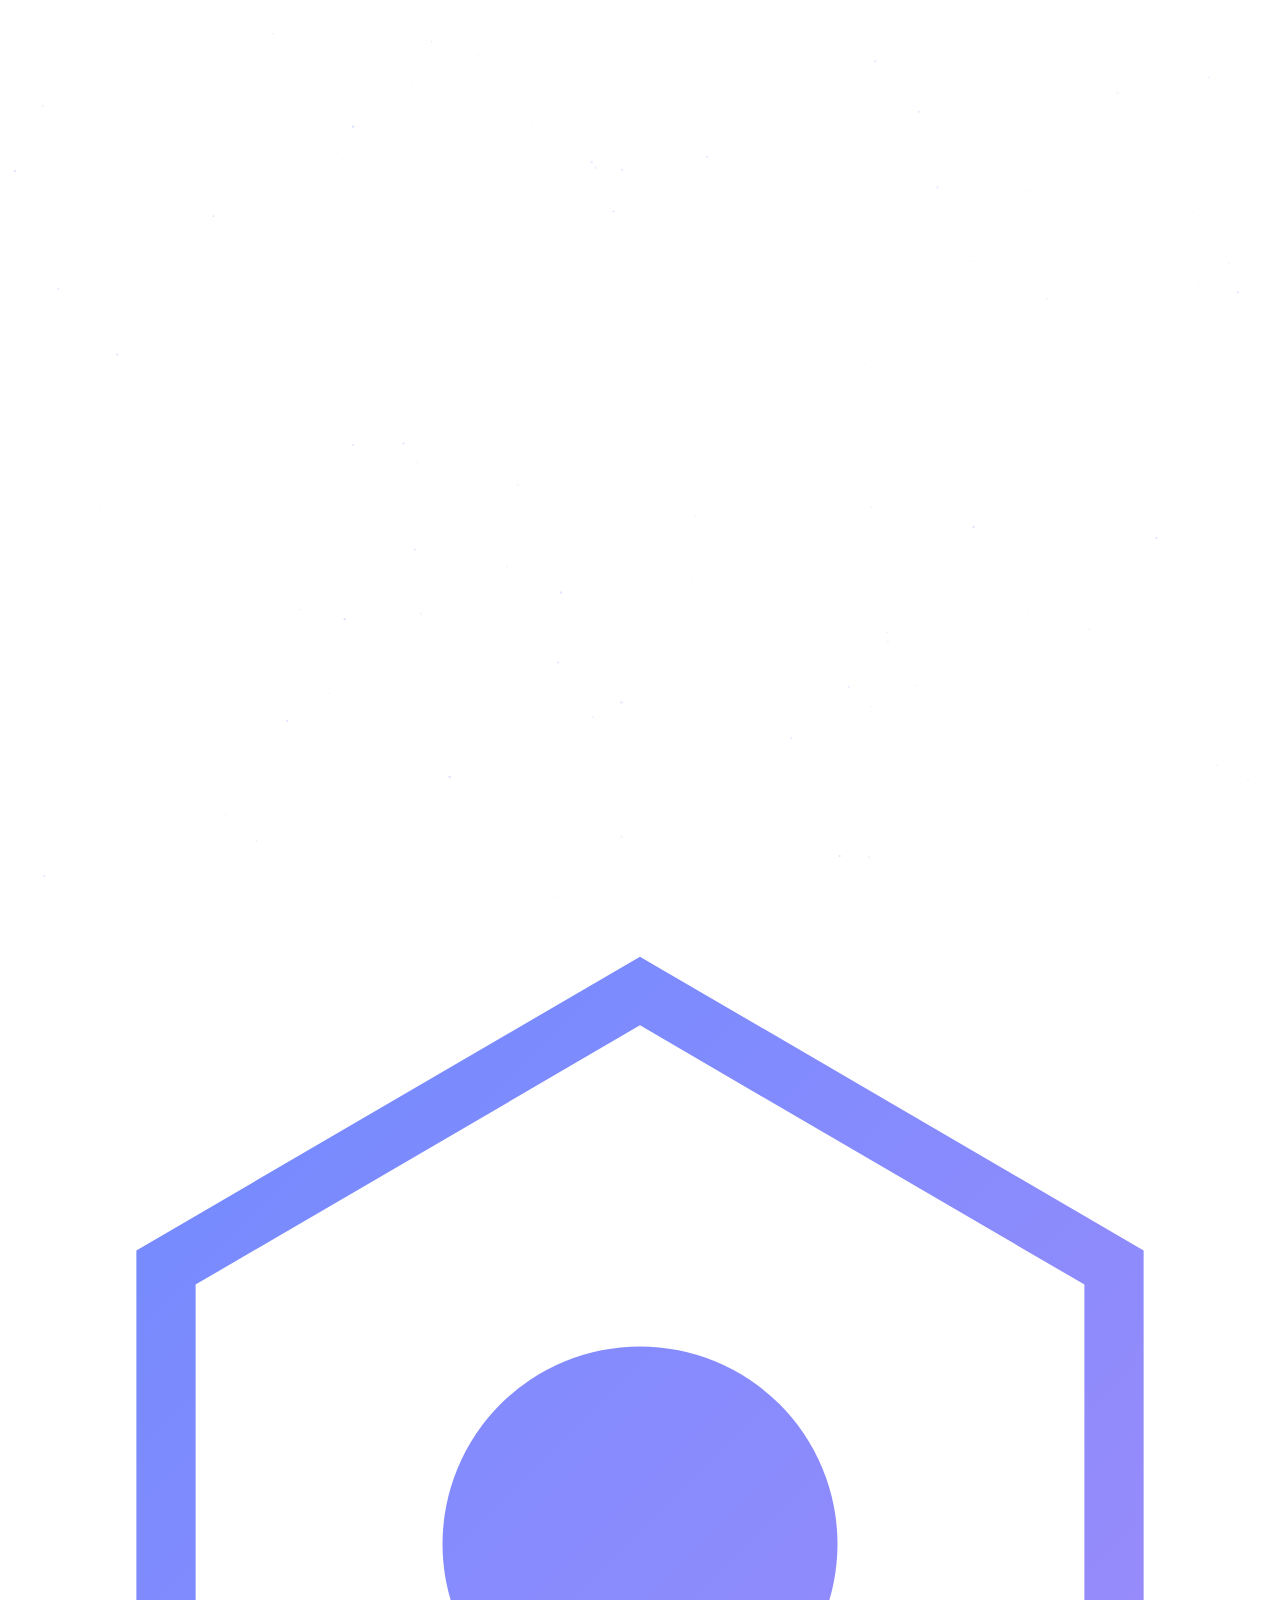
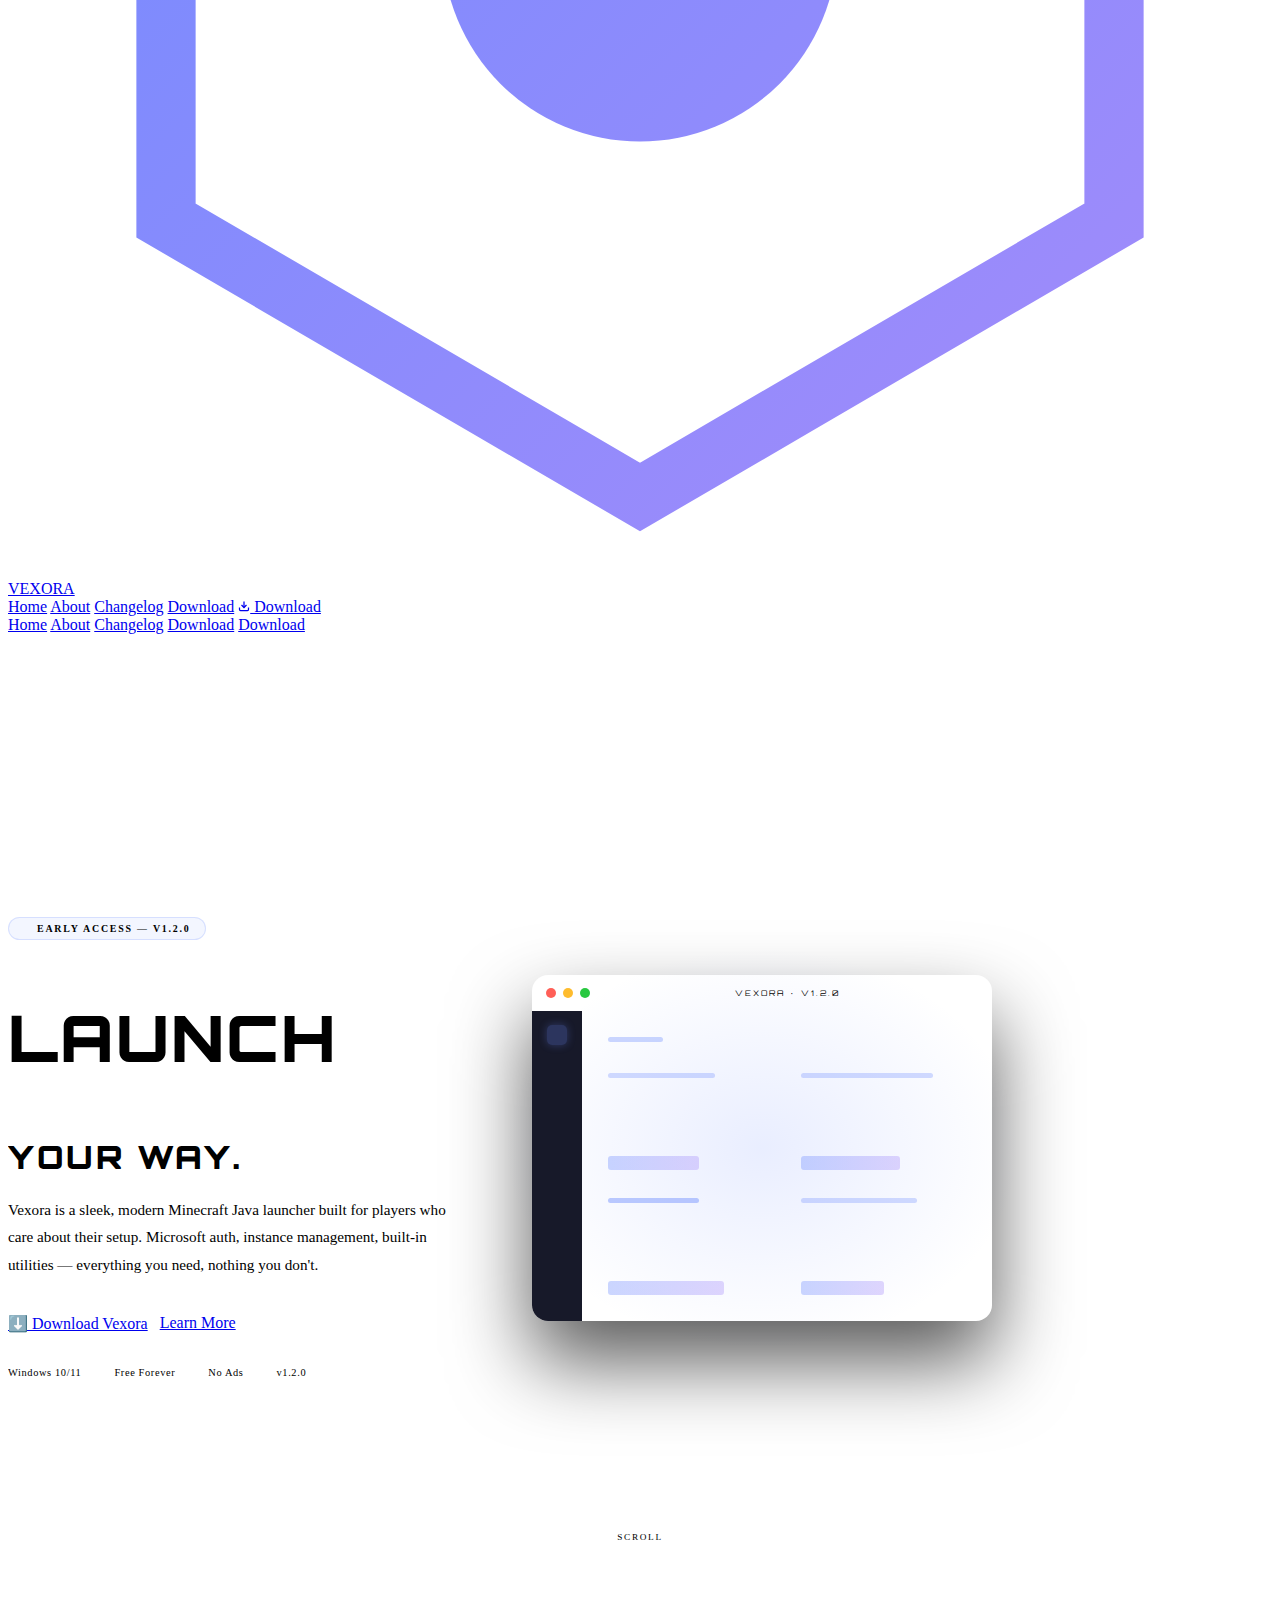
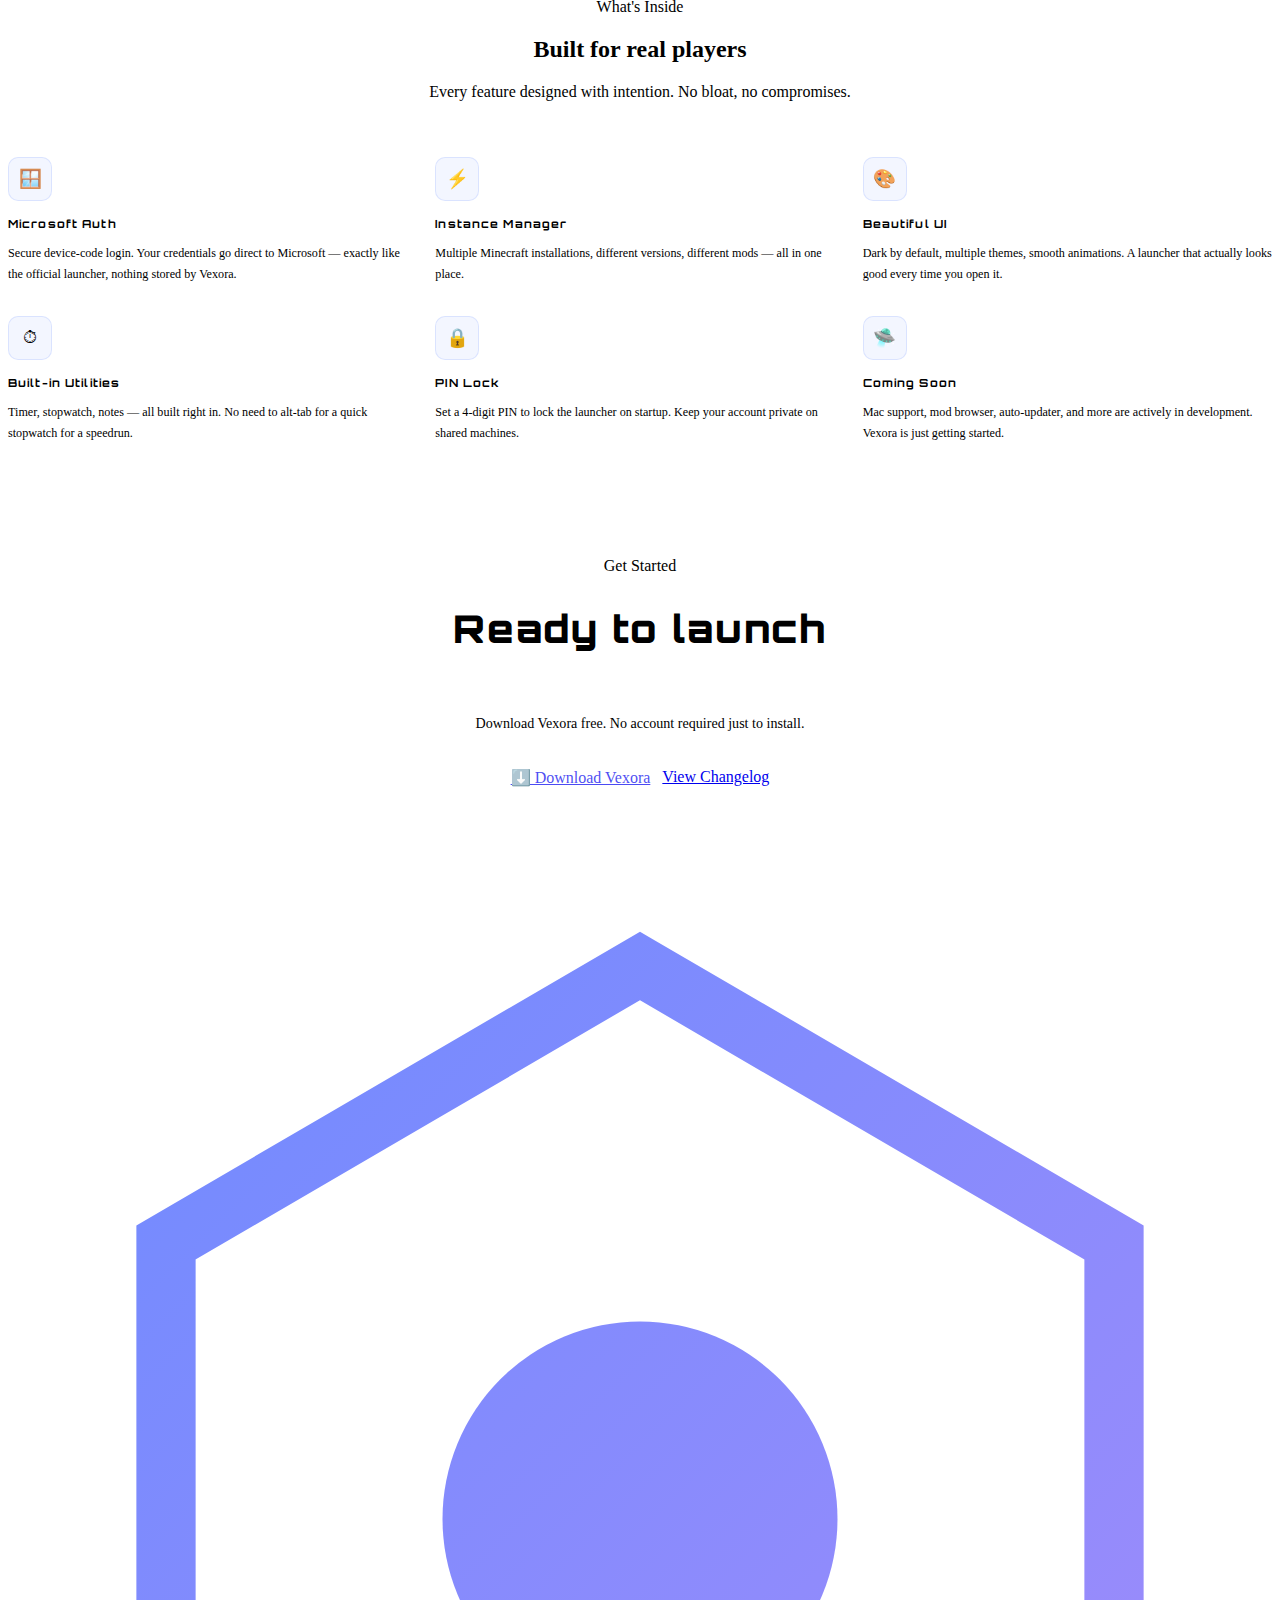
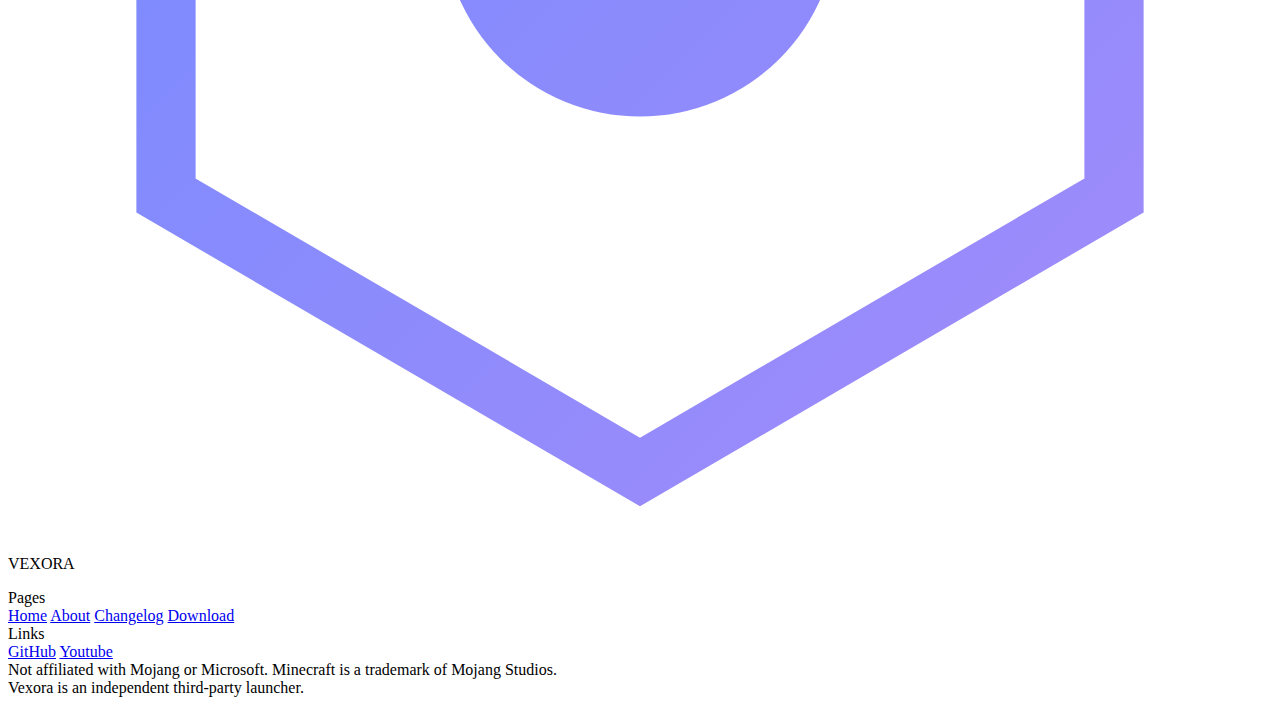
<file: index.html>
<!DOCTYPE html>
<html lang="en">
<head>
<meta charset="UTF-8">
<meta name="viewport" content="width=device-width, initial-scale=1.0">
<title>Vexora — Minecraft Launcher</title>
<meta name="description" content="A sleek, modern Minecraft Java launcher with Microsoft auth, instance management, and a beautiful interface.">
<link href="https://fonts.googleapis.com/css2?family=Orbitron:wght@400;700;900&family=Syne:wght@300;400;600;700&display=swap" rel="stylesheet">
<link rel="stylesheet" href="css/style.css">
<style>
/* ── HOME-ONLY STYLES ───────────────────────────────────────── */

/* HERO */
#hero {
  min-height: 100vh;
  display: flex; align-items: center;
  padding: 64px 0 0;
  position: relative; overflow: hidden;
}
.hero-grid {
  display: grid; grid-template-columns: 1fr 1fr;
  align-items: center; gap: 64px; width: 100%;
  padding: 60px 0;
}
.hero-badge {
  display: inline-flex; align-items: center; gap: 8px;
  background: rgba(108,139,255,0.08);
  border: 1px solid rgba(108,139,255,0.22);
  border-radius: 100px; padding: 5px 14px;
  font-size: 0.62rem; letter-spacing: 0.18em; text-transform: uppercase;
  color: var(--accent); font-weight: 600; margin-bottom: 22px;
}
.pulse-dot {
  width: 6px; height: 6px; border-radius: 50%;
  background: var(--green); box-shadow: 0 0 6px var(--green);
  animation: pulse 2s ease infinite;
}
@keyframes pulse { 0%,100%{opacity:1;} 50%{opacity:0.35;} }

.hero-title {
  font-family: 'Orbitron', monospace;
  font-size: clamp(2.6rem, 5vw, 4.2rem);
  font-weight: 900; line-height: 1.02; letter-spacing: 0.03em;
  margin-bottom: 22px;
}
.hero-title .accent-line {
  background: linear-gradient(135deg, var(--accent), var(--accent2));
  -webkit-background-clip: text; -webkit-text-fill-color: transparent;
  display: block;
}
.hero-title .dim-line {
  font-size: 0.5em; letter-spacing: 0.08em;
  color: var(--muted2); display: block; margin-top: 6px;
  -webkit-text-fill-color: var(--muted2);
}
.hero-desc {
  font-size: 0.95rem; color: var(--muted2);
  line-height: 1.8; max-width: 460px; margin-bottom: 36px;
}
.hero-btns { display: flex; gap: 12px; flex-wrap: wrap; margin-bottom: 32px; }
.hero-meta {
  display: flex; align-items: center; gap: 16px; flex-wrap: wrap;
}
.hero-meta-item { font-size: 0.65rem; color: var(--muted); letter-spacing: 0.06em; }
.hero-sep { width: 1px; height: 14px; background: var(--border2); }

/* Mockup */
.mockup-wrap { position: relative; }
.mockup-glow {
  position: absolute; inset: -30px;
  background: radial-gradient(ellipse, rgba(108,139,255,0.15) 0%, transparent 70%);
  border-radius: 24px; z-index: 0;
}
.mockup {
  position: relative; z-index: 1;
  background: var(--surface);
  border: 1px solid var(--border2);
  border-radius: 16px; overflow: hidden;
  box-shadow: 0 40px 80px rgba(0,0,0,0.65);
}
.mockup-bar {
  background: var(--surface); border-bottom: 1px solid var(--border);
  height: 36px; display: flex; align-items: center; padding: 0 14px; gap: 7px;
}
.m-dot { width: 10px; height: 10px; border-radius: 50%; }
.m-dot.r{background:#ff5f57;} .m-dot.y{background:#febc2e;} .m-dot.g{background:#28c840;}
.m-label {
  margin: 0 auto;
  font-family: 'Orbitron', monospace; font-size: 0.48rem;
  letter-spacing: 0.28em; color: var(--accent); text-transform: uppercase;
}
.mockup-body { display: flex; height: 310px; }
.m-sidebar {
  width: 50px; background: rgba(11,13,30,0.95);
  border-right: 1px solid var(--border);
  display: flex; flex-direction: column; align-items: center;
  padding: 14px 0; gap: 16px;
}
.m-icon { width: 20px; height: 20px; border-radius: 5px; background: var(--surface3); opacity: 0.45; }
.m-icon.on { background: rgba(108,139,255,0.25); opacity: 1; box-shadow: 0 0 8px rgba(108,139,255,0.3); }
.m-icon.bot { margin-top: auto; }
.m-content { flex: 1; padding: 16px; display: flex; flex-direction: column; gap: 10px; }
.m-topbar {
  height: 26px; background: var(--surface2); border-radius: 5px;
  display: flex; align-items: center; padding: 0 10px; gap: 6px;
}
.m-tb-pill { height: 5px; border-radius: 3px; background: var(--surface3); }
.m-tb-pill.a { background: rgba(108,139,255,0.35); width: 55px; }
.m-tb-pill.b { width: 35px; }
.m-cards { display: grid; grid-template-columns: 1fr 1fr; gap: 8px; flex: 1; }
.m-card {
  background: var(--surface2); border: 1px solid var(--border);
  border-radius: 7px; padding: 10px;
  display: flex; flex-direction: column; gap: 5px;
}
.m-card.lit { border-color: rgba(108,139,255,0.28); }
.m-bar { height: 5px; border-radius: 3px; background: var(--surface3); }
.m-bar.a { background: rgba(108,139,255,0.3); }
.m-btn-bar {
  margin-top: auto; height: 14px; border-radius: 3px;
  background: linear-gradient(90deg, rgba(108,139,255,0.35), rgba(167,139,250,0.35));
  width: 55%;
}

/* Hero scroll hint */
.scroll-hint {
  position: absolute; bottom: 28px; left: 50%; transform: translateX(-50%);
  display: flex; flex-direction: column; align-items: center; gap: 6px;
  color: var(--muted); font-size: 0.58rem; letter-spacing: 0.18em; text-transform: uppercase;
  animation: hintBounce 2.2s ease infinite;
}
.scroll-line { width: 1px; height: 22px; background: linear-gradient(to bottom, var(--muted), transparent); }
@keyframes hintBounce { 0%,100%{transform:translateX(-50%) translateY(0);} 50%{transform:translateX(-50%) translateY(7px);} }

/* FEATURES STRIP */
#features { background: var(--surface); border-top: 1px solid var(--border); border-bottom: 1px solid var(--border); }
.features-head { text-align: center; margin-bottom: 56px; }
.features-head .section-desc { max-width: 500px; margin: 0 auto; }
.features-grid { display: grid; grid-template-columns: repeat(3,1fr); gap: 18px; }
.feat-icon {
  width: 42px; height: 42px; border-radius: 10px;
  background: rgba(108,139,255,0.08); border: 1px solid rgba(108,139,255,0.18);
  display: flex; align-items: center; justify-content: center;
  font-size: 1.15rem; margin-bottom: 16px; flex-shrink: 0;
}
.feat-title {
  font-family: 'Orbitron', monospace; font-size: 0.7rem;
  font-weight: 700; letter-spacing: 0.1em; color: var(--text); margin-bottom: 9px;
}
.feat-desc { font-size: 0.76rem; color: var(--muted2); line-height: 1.75; }

/* CTA BANNER */
#cta {
  padding: 100px 0;
  text-align: center;
}
.cta-inner { max-width: 580px; margin: 0 auto; }
.cta-title {
  font-family: 'Orbitron', monospace;
  font-size: clamp(1.6rem, 3vw, 2.4rem); font-weight: 900;
  letter-spacing: 0.04em; line-height: 1.15; margin-bottom: 16px;
}
.cta-title span {
  background: linear-gradient(135deg, var(--accent), var(--accent2));
  -webkit-background-clip: text; -webkit-text-fill-color: transparent;
}
.cta-desc { font-size: 0.88rem; color: var(--muted2); line-height: 1.8; margin-bottom: 32px; }
.cta-btns { display: flex; gap: 12px; justify-content: center; flex-wrap: wrap; }

@media (max-width: 900px) {
  .hero-grid { grid-template-columns: 1fr; }
  .mockup-wrap { display: none; }
  .features-grid { grid-template-columns: 1fr 1fr; }
}
@media (max-width: 560px) {
  .features-grid { grid-template-columns: 1fr; }
}
</style>
</head>
<body>

<canvas id="star-canvas"></canvas>
<div class="nebula nebula-a"></div>
<div class="nebula nebula-b"></div>
<div class="nebula nebula-c"></div>

<nav>
  <a href="index.html" class="nav-logo">
    <svg viewBox="0 0 32 32" fill="none">
      <polygon points="16,2 28,9 28,23 16,30 4,23 4,9" fill="none" stroke="url(#ng)" stroke-width="1.5"/>
      <circle cx="16" cy="16" r="5" fill="url(#ng)"/>
      <defs><linearGradient id="ng" x1="0" y1="0" x2="32" y2="32" gradientUnits="userSpaceOnUse">
        <stop offset="0%" stop-color="#6c8bff"/><stop offset="100%" stop-color="#a78bfa"/>
      </linearGradient></defs>
    </svg>
    <span class="nav-logo-text">VEXORA</span>
  </a>
  <div class="nav-links">
    <a href="index.html"     class="nav-link active" data-page="index.html">Home</a>
    <a href="about.html"     class="nav-link" data-page="about.html">About</a>
    <a href="changelog.html" class="nav-link" data-page="changelog.html">Changelog</a>
    <a href="download.html"  class="nav-link" data-page="download.html">Download</a>
    <a href="download.html"  class="nav-cta">
      <svg width="12" height="12" viewBox="0 0 24 24" fill="none" stroke="currentColor" stroke-width="2.5"><path d="M21 15v4a2 2 0 0 1-2 2H5a2 2 0 0 1-2-2v-4"/><polyline points="7 10 12 15 17 10"/><line x1="12" y1="15" x2="12" y2="3"/></svg>
      Download
    </a>
  </div>
  <div class="hamburger" onclick="toggleMobile()"><span></span><span></span><span></span></div>
</nav>
<div class="mobile-menu" id="mobile-menu">
  <a href="index.html"     class="nav-link" onclick="toggleMobile()">Home</a>
  <a href="about.html"     class="nav-link" onclick="toggleMobile()">About</a>
  <a href="changelog.html" class="nav-link" onclick="toggleMobile()">Changelog</a>
  <a href="download.html"  class="nav-link" onclick="toggleMobile()">Download</a>
  <a href="download.html"  class="nav-cta"  onclick="toggleMobile()">Download</a>
</div>

<!-- ── HERO ──────────────────────────────────────────────────── -->
<section id="hero">
  <div class="container">
    <div class="hero-grid">

      <div>
        <div class="hero-badge reveal">
          <span class="pulse-dot"></span>
          Early Access — v1.2.0
        </div>
        <h1 class="hero-title reveal reveal-d1">
          LAUNCH
          <span class="accent-line">MINECRAFT</span>
          <span class="dim-line">YOUR WAY.</span>
        </h1>
        <p class="hero-desc reveal reveal-d2">
          <!-- PLACEHOLDER: Your elevator pitch. Why Vexora? 2–3 sentences. -->
          Vexora is a sleek, modern Minecraft Java launcher built for players who care about their setup. Microsoft auth, instance management, built-in utilities — everything you need, nothing you don't.
        </p>
        <div class="hero-btns reveal reveal-d3">
          <a href="download.html" class="btn btn-primary" opacity:0.7;pointer-events:none;">
            ⬇️ Download Vexora
          </a>
          <a href="about.html" class="btn btn-ghost">Learn More</a>
        </div>
        <div class="hero-meta reveal reveal-d4">
          <span class="hero-meta-item">Windows 10/11</span>
          <span class="hero-sep"></span>
          <span class="hero-meta-item">Free Forever</span>
          <span class="hero-sep"></span>
          <span class="hero-meta-item">No Ads</span>
          <span class="hero-sep"></span>
          <span class="hero-meta-item">v1.2.0</span>
        </div>
      </div>

      <!-- Launcher mockup -->
      <div class="mockup-wrap reveal reveal-d2">
        <div class="mockup-glow"></div>
        <div class="mockup">
          <div class="mockup-bar">
            <div class="m-dot r"></div><div class="m-dot y"></div><div class="m-dot g"></div>
            <div class="m-label">VEXORA · v1.2.0</div>
          </div>
          <div class="mockup-body">
            <div class="m-sidebar">
              <div class="m-icon on"></div>
              <div class="m-icon"></div>
              <div class="m-icon"></div>
              <div class="m-icon bot"></div>
              <div class="m-icon"></div>
              <div class="m-icon"></div>
            </div>
            <div class="m-content">
              <div class="m-topbar">
                <div class="m-tb-pill a"></div>
                <div class="m-tb-pill b"></div>
              </div>
              <div class="m-cards">
                <div class="m-card">
                  <div class="m-bar a" style="width:65%"></div>
                  <div class="m-bar" style="width:80%"></div>
                  <div class="m-bar" style="width:50%"></div>
                  <div class="m-btn-bar"></div>
                </div>
                <div class="m-card">
                  <div class="m-bar a" style="width:80%"></div>
                  <div class="m-bar" style="width:60%"></div>
                  <div class="m-bar" style="width:70%"></div>
                  <div class="m-btn-bar" style="width:60%"></div>
                </div>
                <div class="m-card lit">
                  <div class="m-bar a" style="width:55%;background:rgba(108,139,255,0.45)"></div>
                  <div class="m-bar" style="width:85%"></div>
                  <div class="m-bar" style="width:45%"></div>
                  <div class="m-btn-bar" style="width:70%"></div>
                </div>
                <div class="m-card">
                  <div class="m-bar a" style="width:70%"></div>
                  <div class="m-bar" style="width:55%"></div>
                  <div class="m-bar" style="width:80%"></div>
                  <div class="m-btn-bar" style="width:50%"></div>
                </div>
              </div>
            </div>
          </div>
        </div>
      </div>

    </div>
  </div>
  <div class="scroll-hint">
    <span>Scroll</span>
    <div class="scroll-line"></div>
  </div>
</section>

<!-- ── FEATURES ───────────────────────────────────────────────── -->
<section id="features">
  <div class="container">
    <div class="features-head">
      <div class="label reveal">What's Inside</div>
      <h2 class="section-title reveal reveal-d1">Built for <span>real players</span></h2>
      <p class="section-desc reveal reveal-d2">Every feature designed with intention. No bloat, no compromises.</p>
    </div>
    <div class="features-grid">
      <div class="card reveal">
        <div class="feat-icon">🪟</div>
        <div class="feat-title">Microsoft Auth</div>
        <p class="feat-desc">Secure device-code login. Your credentials go direct to Microsoft — exactly like the official launcher, nothing stored by Vexora.</p>
      </div>
      <div class="card reveal reveal-d1">
        <div class="feat-icon">⚡</div>
        <div class="feat-title">Instance Manager</div>
        <p class="feat-desc"><!-- PLACEHOLDER: Describe instance management --> Multiple Minecraft installations, different versions, different mods — all in one place.</p>
      </div>
      <div class="card reveal reveal-d2">
        <div class="feat-icon">🎨</div>
        <div class="feat-title">Beautiful UI</div>
        <p class="feat-desc">Dark by default, multiple themes, smooth animations. A launcher that actually looks good every time you open it.</p>
      </div>
      <div class="card reveal reveal-d1">
        <div class="feat-icon">⏱</div>
        <div class="feat-title">Built-in Utilities</div>
        <p class="feat-desc">Timer, stopwatch, notes — all built right in. No need to alt-tab for a quick stopwatch for a speedrun.</p>
      </div>
      <div class="card reveal reveal-d2">
        <div class="feat-icon">🔒</div>
        <div class="feat-title">PIN Lock</div>
        <p class="feat-desc">Set a 4-digit PIN to lock the launcher on startup. Keep your account private on shared machines.</p>
      </div>
      <div class="card reveal reveal-d3">
        <div class="feat-icon">🛸</div>
        <div class="feat-title">Coming Soon</div>
        <p class="feat-desc">Mac support, mod browser, auto-updater, and more are actively in development. Vexora is just getting started.</p>
      </div>
    </div>
  </div>
</section>

<!-- ── CTA BANNER ─────────────────────────────────────────────── -->
<section id="cta">
  <div class="container">
    <div class="cta-inner">
      <div class="label reveal" style="text-align:center">Get Started</div>
      <h2 class="cta-title reveal reveal-d1">Ready to launch <span>differently?</span></h2>
      <p class="cta-desc reveal reveal-d2">
        <!-- PLACEHOLDER: A short punchy closing line before the download button. -->
        Download Vexora free. No account required just to install.
      </p>
      <div class="cta-btns reveal reveal-d3">
        <a href="download.html" class="btn btn-primary" style="opacity:0.7;pointer-events:none;">
            ⬇️ Download Vexora
          </a>
        <a href="changelog.html" class="btn btn-ghost">View Changelog</a>
      </div>
    </div>
  </div>
</section>

<footer>
  <div class="container">
    <div class="footer-grid">
      <div class="footer-brand">
        <div class="footer-logo">
          <svg viewBox="0 0 32 32" fill="none">
            <polygon points="16,2 28,9 28,23 16,30 4,23 4,9" fill="none" stroke="url(#fg)" stroke-width="1.5"/>
            <circle cx="16" cy="16" r="5" fill="url(#fg)"/>
            <defs><linearGradient id="fg" x1="0" y1="0" x2="32" y2="32" gradientUnits="userSpaceOnUse">
              <stop offset="0%" stop-color="#6c8bff"/><stop offset="100%" stop-color="#a78bfa"/>
            </linearGradient></defs>
          </svg>
          <span class="footer-logo-text">VEXORA</span>
        </div>
        <p class="footer-tagline"><!-- PLACEHOLDER: e.g. "A Minecraft launcher that doesn't suck." --></p>
      </div>
      <div>
        <div class="footer-col-title">Pages</div>
        <div class="footer-links">
          <a href="index.html" class="footer-link">Home</a>
          <a href="about.html" class="footer-link">About</a>
          <a href="changelog.html" class="footer-link">Changelog</a>
          <a href="download.html" class="footer-link">Download</a>
        </div>
      </div>
      <div>
        <div class="footer-col-title">Links</div>
        <div class="footer-links">
          <a href="https://github.com/jp230214" class="footer-link">GitHub</a>
          <a href="https://www.youtube.com/@VexOfficial_MC" class="footer-link">Youtube</a>
        </div>
      </div>
    </div>
    <div class="footer-bottom">
      <span class="footer-copy"> <!-- PLACEHOLDER: © 2025 Your Name. --> Not affiliated with Mojang or Microsoft.</span>
      <span class="footer-legal">Minecraft is a trademark of Mojang Studios.<br>Vexora is an independent third-party launcher.</span>
    </div>
  </div>
</footer>

<script src="js/main.js"></script>
</body>
</html>
</file>
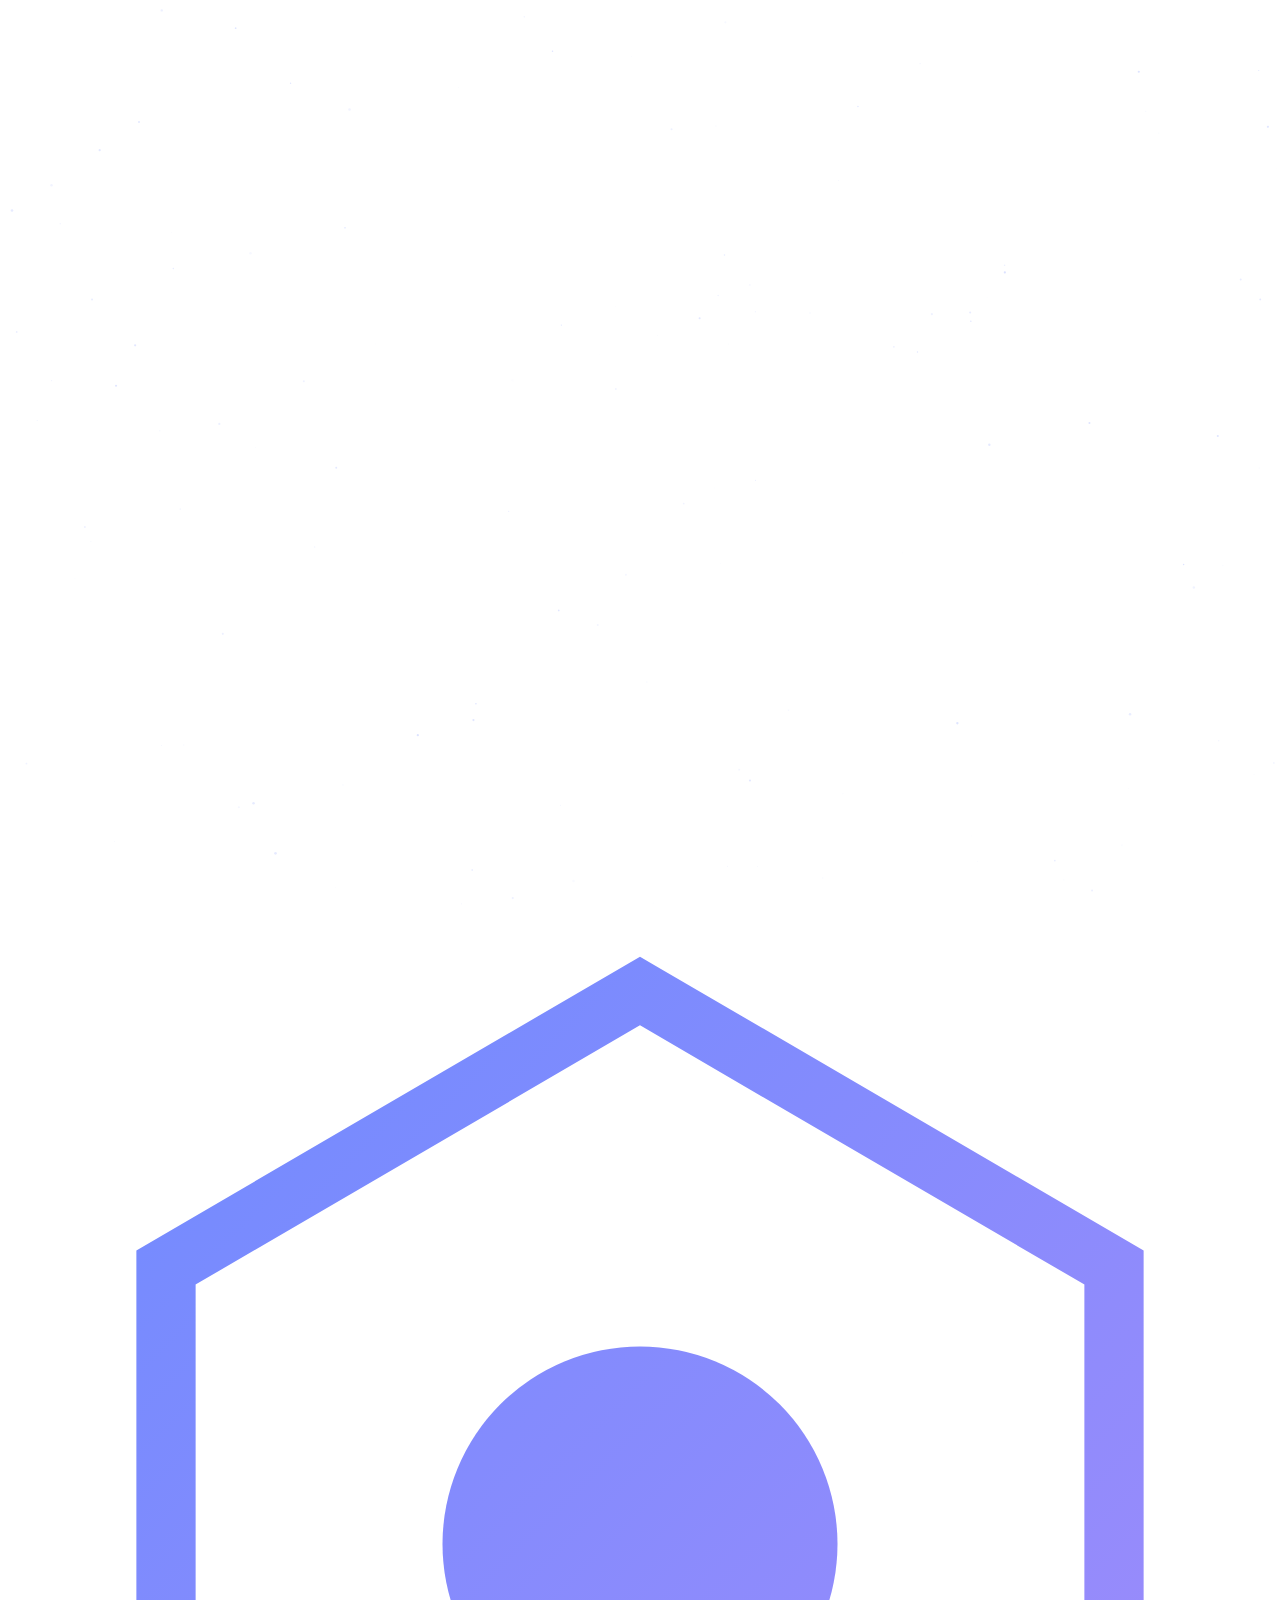
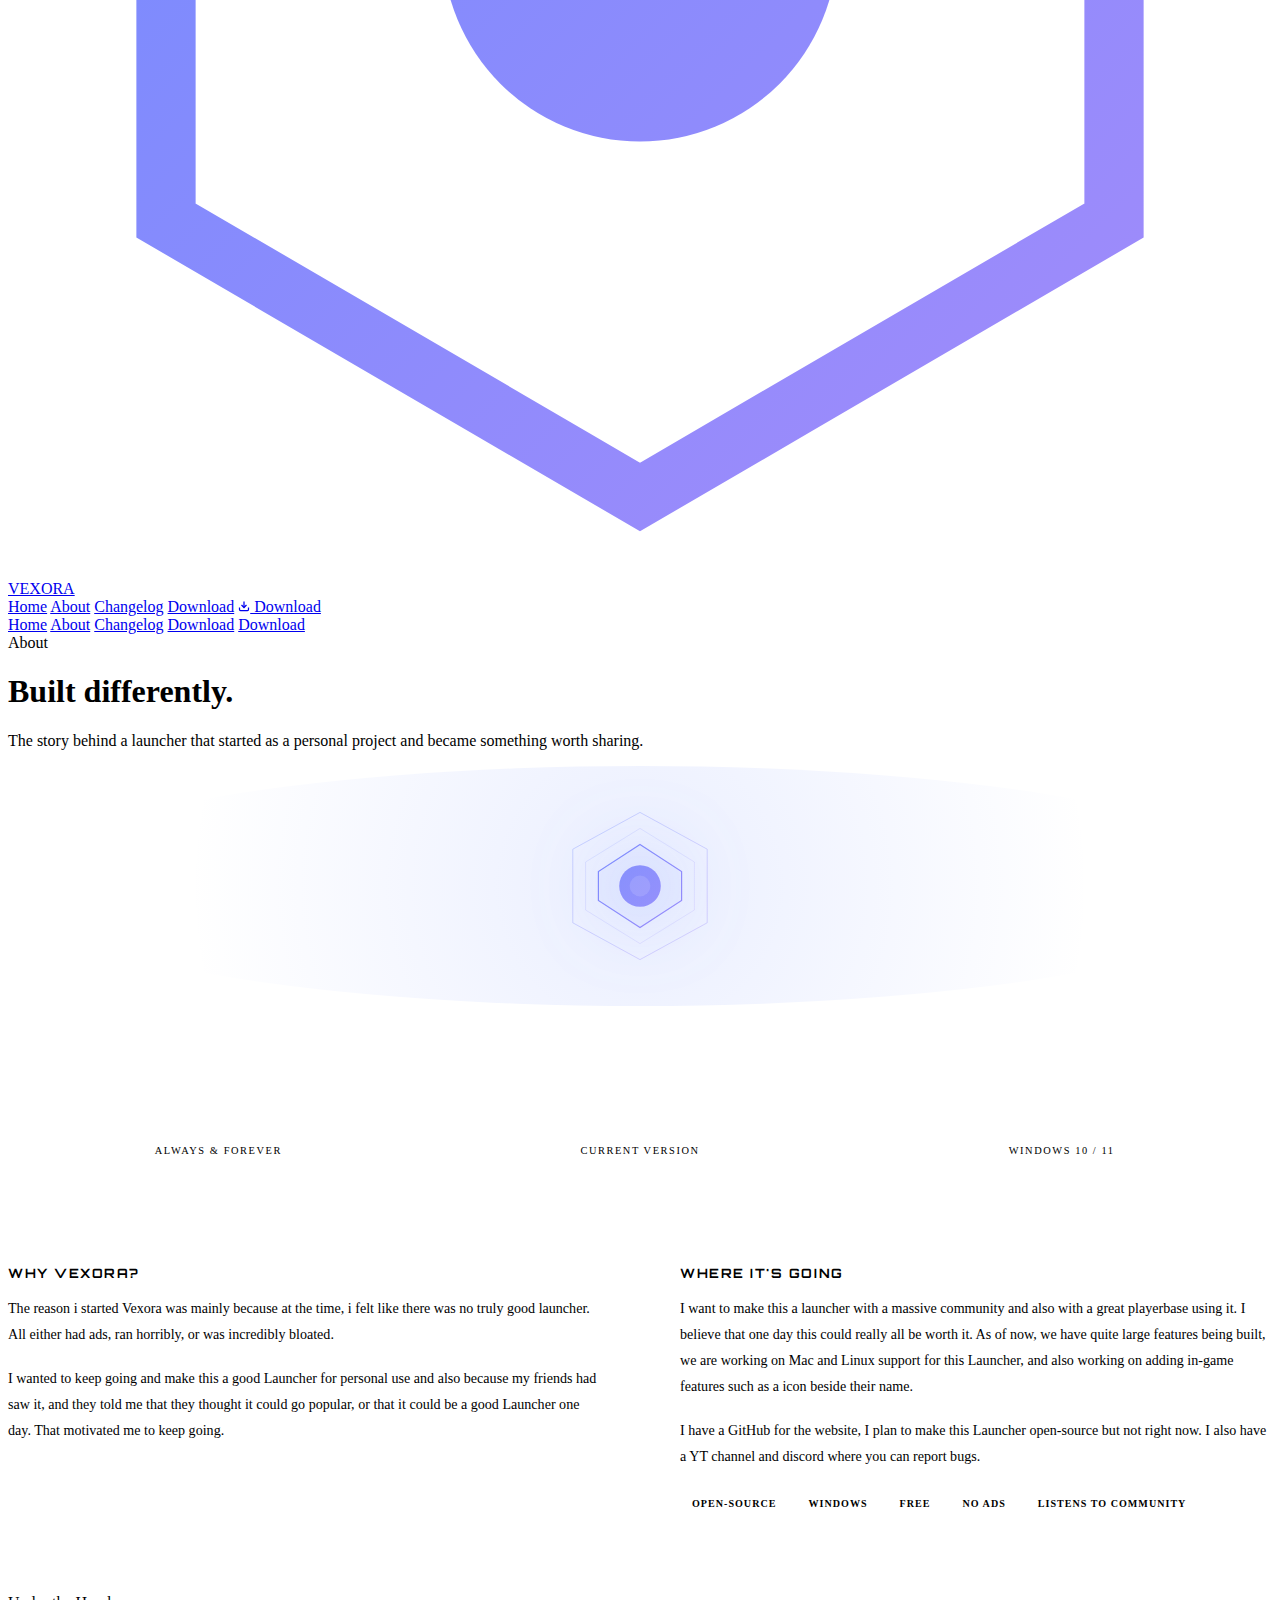
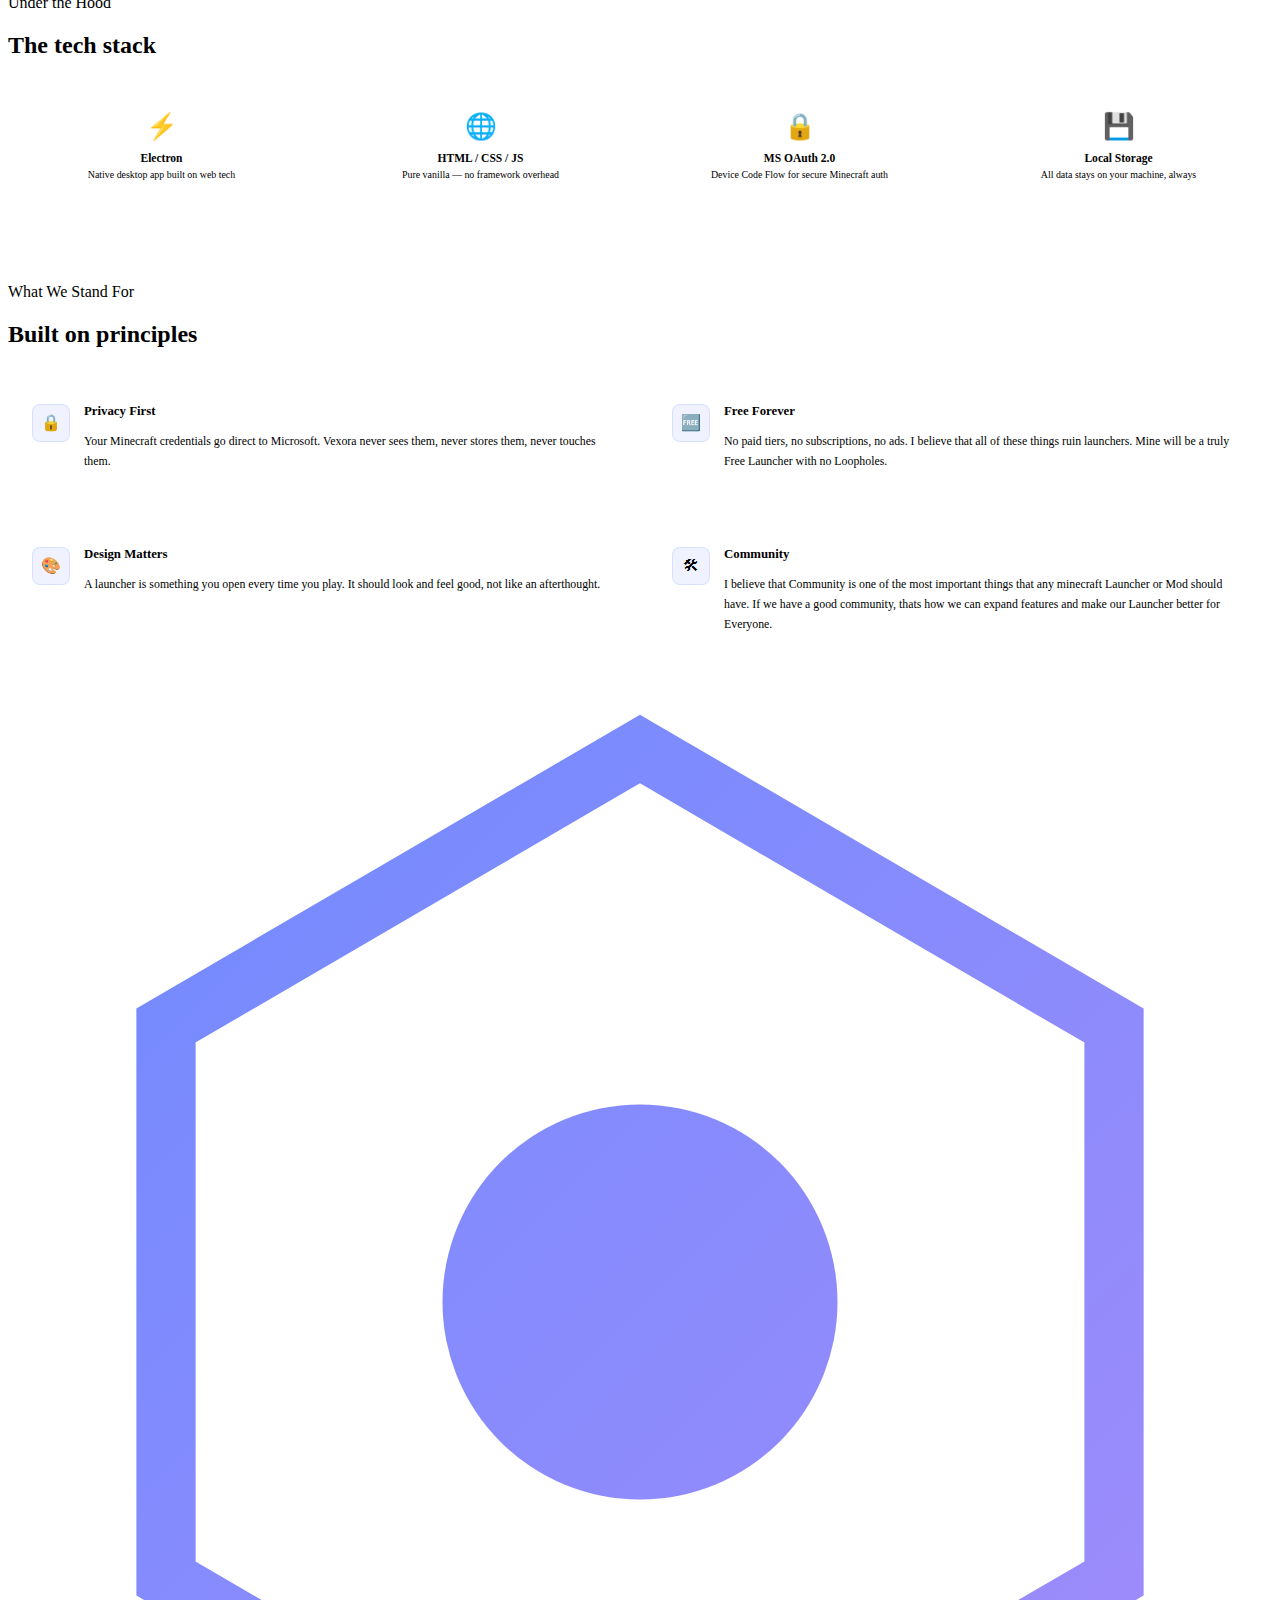
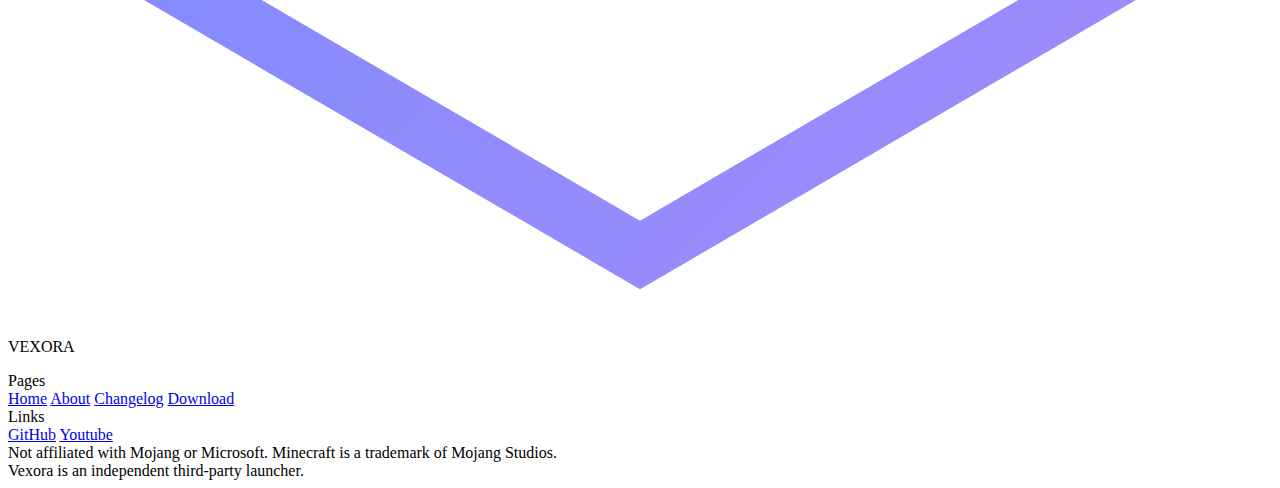
<file: about.html>
<!DOCTYPE html>
<html lang="en">
<head>
<meta charset="UTF-8">
<meta name="viewport" content="width=device-width, initial-scale=1.0">
<title>About — Vexora</title>
<meta name="description" content="The story behind Vexora — why it was built and what makes it different.">
<link href="https://fonts.googleapis.com/css2?family=Orbitron:wght@400;700;900&family=Syne:wght@300;400;600;700&display=swap" rel="stylesheet">
<link rel="stylesheet" href="css/style.css">
<style>
/* ── ABOUT-ONLY STYLES ───────────────────────────────────────── */

/* Animated hex logo */
.hex-wrap {
  display: flex; align-items: center; justify-content: center;
  position: relative; padding: 40px; 
}
.hex-glow {
  position: absolute; inset: 0;
  background: radial-gradient(circle, rgba(108,139,255,0.14) 0%, transparent 70%);
  border-radius: 50%;
}
.hex-svg {
  position: relative; z-index: 1;
  animation: hexFloat 4s ease-in-out infinite;
  filter: drop-shadow(0 0 40px rgba(108,139,255,0.35));
}
@keyframes hexFloat { 0%,100%{transform:translateY(0);} 50%{transform:translateY(-14px);} }

/* Stats row */
.stats-row {
  display: grid; grid-template-columns: repeat(3,1fr);
  gap: 1px; background: var(--border);
  border: 1px solid var(--border);
  border-radius: 16px; overflow: hidden;
  margin: 64px 0;
}
.stat-cell {
  background: var(--surface2);
  padding: 32px 24px; text-align: center;
}
.stat-val {
  font-family: 'Orbitron', monospace;
  font-size: 2.2rem; font-weight: 900; line-height: 1;
  background: linear-gradient(135deg, var(--accent), var(--accent2));
  -webkit-background-clip: text; -webkit-text-fill-color: transparent;
  margin-bottom: 8px;
}
.stat-label { font-size: 0.65rem; letter-spacing: 0.15em; text-transform: uppercase; color: var(--muted); }

/* Two-col story */
.story-grid {
  display: grid; grid-template-columns: 1fr 1fr;
  gap: 80px; align-items: start;
  margin-bottom: 80px;
}
.story-text h3 {
  font-family: 'Orbitron', monospace; font-size: 0.8rem;
  font-weight: 700; letter-spacing: 0.12em; color: var(--accent);
  text-transform: uppercase; margin-bottom: 14px;
}
.story-text p {
  font-size: 0.88rem; color: var(--muted2); line-height: 1.85;
  margin-bottom: 18px;
}
.story-text p:last-child { margin-bottom: 0; }

/* Tech stack */
.tech-section { margin-bottom: 80px; }
.tech-grid { display: grid; grid-template-columns: repeat(4,1fr); gap: 12px; margin-top: 32px; }
.tech-card {
  background: var(--surface2); border: 1px solid var(--border);
  border-radius: 12px; padding: 20px 16px; text-align: center;
  transition: all 0.25s;
}
.tech-card:hover { border-color: rgba(108,139,255,0.3); transform: translateY(-2px); }
.tech-icon { font-size: 1.6rem; margin-bottom: 10px; }
.tech-name { font-size: 0.72rem; font-weight: 600; color: var(--text); margin-bottom: 4px; }
.tech-desc { font-size: 0.62rem; color: var(--muted); line-height: 1.5; }

/* Values */
.values-grid { display: grid; grid-template-columns: 1fr 1fr; gap: 16px; margin-top: 32px; }
.value-card {
  background: var(--surface2); border: 1px solid var(--border);
  border-radius: 12px; padding: 24px;
  display: flex; align-items: flex-start; gap: 14px;
  transition: all 0.25s;
}
.value-card:hover { border-color: rgba(108,139,255,0.25); }
.value-icon {
  width: 36px; height: 36px; border-radius: 8px; flex-shrink: 0;
  background: rgba(108,139,255,0.1); border: 1px solid rgba(108,139,255,0.18);
  display: flex; align-items: center; justify-content: center; font-size: 1rem;
}
.value-title { font-size: 0.8rem; font-weight: 700; color: var(--text); margin-bottom: 6px; }
.value-desc { font-size: 0.74rem; color: var(--muted2); line-height: 1.7; }

/* Tags */
.tags { display: flex; gap: 8px; flex-wrap: wrap; margin-top: 24px; }
.tag {
  background: var(--surface2); border: 1px solid var(--border);
  border-radius: 6px; padding: 5px 12px;
  font-size: 0.63rem; letter-spacing: 0.1em; text-transform: uppercase;
  color: var(--muted2); font-weight: 600;
}

@media (max-width: 900px) {
  .story-grid { grid-template-columns: 1fr; gap: 48px; }
  .tech-grid { grid-template-columns: 1fr 1fr; }
  .values-grid { grid-template-columns: 1fr; }
  .stats-row { grid-template-columns: 1fr; }
}
@media (max-width: 560px) {
  .tech-grid { grid-template-columns: 1fr 1fr; }
}
</style>
</head>
<body>

<canvas id="star-canvas"></canvas>
<div class="nebula nebula-a"></div>
<div class="nebula nebula-b"></div>
<div class="nebula nebula-c"></div>

<nav>
  <a href="index.html" class="nav-logo">
    <svg viewBox="0 0 32 32" fill="none">
      <polygon points="16,2 28,9 28,23 16,30 4,23 4,9" fill="none" stroke="url(#ng)" stroke-width="1.5"/>
      <circle cx="16" cy="16" r="5" fill="url(#ng)"/>
      <defs><linearGradient id="ng" x1="0" y1="0" x2="32" y2="32" gradientUnits="userSpaceOnUse">
        <stop offset="0%" stop-color="#6c8bff"/><stop offset="100%" stop-color="#a78bfa"/>
      </linearGradient></defs>
    </svg>
    <span class="nav-logo-text">VEXORA</span>
  </a>
  <div class="nav-links">
    <a href="index.html"     class="nav-link" data-page="index.html">Home</a>
    <a href="about.html"     class="nav-link active" data-page="about.html">About</a>
    <a href="changelog.html" class="nav-link" data-page="changelog.html">Changelog</a>
    <a href="download.html"  class="nav-link" data-page="download.html">Download</a>
    <a href="download.html"  class="nav-cta">
      <svg width="12" height="12" viewBox="0 0 24 24" fill="none" stroke="currentColor" stroke-width="2.5"><path d="M21 15v4a2 2 0 0 1-2 2H5a2 2 0 0 1-2-2v-4"/><polyline points="7 10 12 15 17 10"/><line x1="12" y1="15" x2="12" y2="3"/></svg>
      Download
    </a>
  </div>
  <div class="hamburger" onclick="toggleMobile()"><span></span><span></span><span></span></div>
</nav>
<div class="mobile-menu" id="mobile-menu">
  <a href="index.html"     class="nav-link" onclick="toggleMobile()">Home</a>
  <a href="about.html"     class="nav-link" onclick="toggleMobile()">About</a>
  <a href="changelog.html" class="nav-link" onclick="toggleMobile()">Changelog</a>
  <a href="download.html"  class="nav-link" onclick="toggleMobile()">Download</a>
  <a href="download.html"  class="nav-cta"  onclick="toggleMobile()">Download</a>
</div>

<!-- ── PAGE HERO ──────────────────────────────────────────────── -->
<div class="page-hero">
  <div class="container">
    <div class="page-hero-label reveal">About</div>
    <h1 class="page-hero-title reveal reveal-d1">Built <span>differently.</span></h1>
    <p class="page-hero-desc reveal reveal-d2">
      <!-- PLACEHOLDER: One-liner about the project. Why does Vexora exist? -->
      The story behind a launcher that started as a personal project and became something worth sharing.
    </p>
  </div>
</div>

<section>
  <div class="container">

    <!-- Hex visual + stats -->
    <div class="hex-wrap reveal">
      <div class="hex-glow"></div>
      <svg class="hex-svg" width="160" height="160" viewBox="0 0 200 200" fill="none">
        <polygon points="100,8 184,54 184,146 100,192 16,146 16,54" fill="none" stroke="url(#hg)" stroke-width="1.2" opacity="0.35"/>
        <polygon points="100,28 168,70 168,130 100,172 32,130 32,70" fill="none" stroke="url(#hg)" stroke-width="1" opacity="0.22"/>
        <polygon points="100,48 152,82 152,118 100,152 48,118 48,82" fill="rgba(108,139,255,0.05)" stroke="url(#hg)" stroke-width="1.5"/>
        <circle cx="100" cy="100" r="26" fill="url(#hg)" opacity="0.95"/>
        <circle cx="100" cy="100" r="13" fill="white" opacity="0.12"/>
        <defs>
          <linearGradient id="hg" x1="0" y1="0" x2="200" y2="200" gradientUnits="userSpaceOnUse">
            <stop offset="0%" stop-color="#6c8bff"/>
            <stop offset="100%" stop-color="#a78bfa"/>
          </linearGradient>
        </defs>
      </svg>
    </div>

    <!-- Stats -->
    <div class="stats-row reveal">
      <div class="stat-cell">
        <!-- PLACEHOLDER: Replace with real download count when you have one -->
        <div class="stat-val">Free</div>
        <div class="stat-label">Always & Forever</div>
      </div>
      <div class="stat-cell">
        <div class="stat-val">v1.2.0</div>
        <div class="stat-label">Current Version</div>
      </div>
      <div class="stat-cell">
        <!-- PLACEHOLDER: e.g. number of features, instances supported, etc. -->
        <div class="stat-val">Win</div>
        <div class="stat-label">Windows 10 / 11</div>
      </div>
    </div>

    <!-- Story -->
    <div class="story-grid">
      <div class="story-text reveal">
        <h3>Why Vexora?</h3>
        <p>
          <!-- PLACEHOLDER: Your real story. Why did you start building this?
          What frustrated you about existing launchers? Keep it personal and direct.
          Example: "I got tired of every launcher either looking like it was built in 2012 or being so bloated
          it took longer to open than the game itself. I wanted something clean, fast, and actually mine." -->
          The reason i started Vexora was mainly because at the time, i felt like there was no truly good launcher. All either had ads, ran horribly, or was incredibly bloated.
        </p>
        <p>
          <!-- PLACEHOLDER: What the project means to you, or what's driving development. -->
          I wanted to keep going and make this a good Launcher for personal use and also because my friends had saw it, and they told me that they thought it could go popular, or that it could be a good Launcher one day. That motivated me to keep going.
        </p>
      </div>
      <div class="story-text reveal reveal-d2">
        <h3>Where it's going</h3>
        <p>
          <!-- PLACEHOLDER: Your roadmap in plain language. What's coming next?
          Examples: actual game launching, mod support, auto-updater, custom themes, etc. -->
         I want to make this a launcher with a massive community and also with a great playerbase using it. I believe that one day this could really all be worth it. As of now, we have quite large features being built, we are working on Mac and Linux support for this Launcher, and also working on adding in-game features such as a icon beside their name.
        </p>
        <p>
          <!-- PLACEHOLDER: Anything about community, feedback, contributions, etc. -->
          I have a GitHub for the website, I plan to make this Launcher open-source but not right now. I also have a YT channel and discord where you can report bugs.
        </p>
        <div class="tags">
          <span class="tag">Open-Source</span>
          <span class="tag">Windows</span>
          <span class="tag">Free</span>
          <span class="tag">No Ads</span>
          <span class="tag">Listens to community</span>
        </div>
      </div>
    </div>

    <!-- Tech Stack -->
    <div class="tech-section">
      <div class="label reveal">Under the Hood</div>
      <h2 class="section-title reveal reveal-d1">The tech <span>stack</span></h2>
      <div class="tech-grid">
        <div class="tech-card reveal">
          <div class="tech-icon">⚡</div>
          <div class="tech-name">Electron</div>
          <div class="tech-desc">Native desktop app built on web tech</div>
        </div>
        <div class="tech-card reveal reveal-d1">
          <div class="tech-icon">🌐</div>
          <div class="tech-name">HTML / CSS / JS</div>
          <div class="tech-desc">Pure vanilla — no framework overhead</div>
        </div>
        <div class="tech-card reveal reveal-d2">
          <div class="tech-icon">🔒</div>
          <div class="tech-name">MS OAuth 2.0</div>
          <div class="tech-desc">Device Code Flow for secure Minecraft auth</div>
        </div>
        <div class="tech-card reveal reveal-d3">
          <div class="tech-icon">💾</div>
          <div class="tech-name">Local Storage</div>
          <div class="tech-desc">All data stays on your machine, always</div>
        </div>
      </div>
    </div>

    <!-- Values -->
    <div>
      <div class="label reveal">What We Stand For</div>
      <h2 class="section-title reveal reveal-d1">Built on <span>principles</span></h2>
      <div class="values-grid">
        <div class="value-card reveal">
          <div class="value-icon">🔒</div>
          <div>
            <div class="value-title">Privacy First</div>
            <p class="value-desc">Your Minecraft credentials go direct to Microsoft. Vexora never sees them, never stores them, never touches them.</p>
          </div>
        </div>
        <div class="value-card reveal reveal-d1">
          <div class="value-icon">🆓</div>
          <div>
            <div class="value-title">Free Forever</div>
            <p class="value-desc">No paid tiers, no subscriptions, no ads. I believe that all of these things ruin launchers. Mine will be a truly Free Launcher with no Loopholes.</p>
          </div>
        </div>
        <div class="value-card reveal reveal-d2">
          <div class="value-icon">🎨</div>
          <div>
            <div class="value-title">Design Matters</div>
            <p class="value-desc">A launcher is something you open every time you play. It should look and feel good, not like an afterthought.</p>
          </div>
        </div>
        <div class="value-card reveal reveal-d3">
          <div class="value-icon">🛠</div>
          <div>
            <div class="value-title">Community</div>
            <p class="value-desc">I believe that Community is one of the most important things that any minecraft Launcher or Mod should have. If we have a good community, thats how we can expand features and make our Launcher better for Everyone.</p>
          </div>
        </div>
      </div>
    </div>

  </div>
</section>

<footer>
  <div class="container">
    <div class="footer-grid">
      <div class="footer-brand">
        <div class="footer-logo">
          <svg viewBox="0 0 32 32" fill="none">
            <polygon points="16,2 28,9 28,23 16,30 4,23 4,9" fill="none" stroke="url(#fg)" stroke-width="1.5"/>
            <circle cx="16" cy="16" r="5" fill="url(#fg)"/>
            <defs><linearGradient id="fg" x1="0" y1="0" x2="32" y2="32" gradientUnits="userSpaceOnUse">
              <stop offset="0%" stop-color="#6c8bff"/><stop offset="100%" stop-color="#a78bfa"/>
            </linearGradient></defs>
          </svg>
          <span class="footer-logo-text">VEXORA</span>
        </div>
        <p class="footer-tagline"><!-- PLACEHOLDER: tagline --></p>
      </div>
      <div>
        <div class="footer-col-title">Pages</div>
        <div class="footer-links">
          <a href="index.html" class="footer-link">Home</a>
          <a href="about.html" class="footer-link">About</a>
          <a href="changelog.html" class="footer-link">Changelog</a>
          <a href="download.html" class="footer-link">Download</a>
        </div>
      </div>
      <div>
        <div class="footer-col-title">Links</div>
        <div class="footer-links">
 <a href="https://github.com/jp230214" class="footer-link">GitHub</a>
          <a href="https://www.youtube.com/@VexOfficial_MC" class="footer-link">Youtube</a>
        </div>
      </div>
    </div>
    <div class="footer-bottom">
      <span class="footer-copy"><!-- PLACEHOLDER: © 2025 Your Name. --> Not affiliated with Mojang or Microsoft.</span>
      <span class="footer-legal">Minecraft is a trademark of Mojang Studios.<br>Vexora is an independent third-party launcher.</span>
    </div>
  </div>
</footer>

<script src="js/main.js"></script>
</body>
</html>
</file>
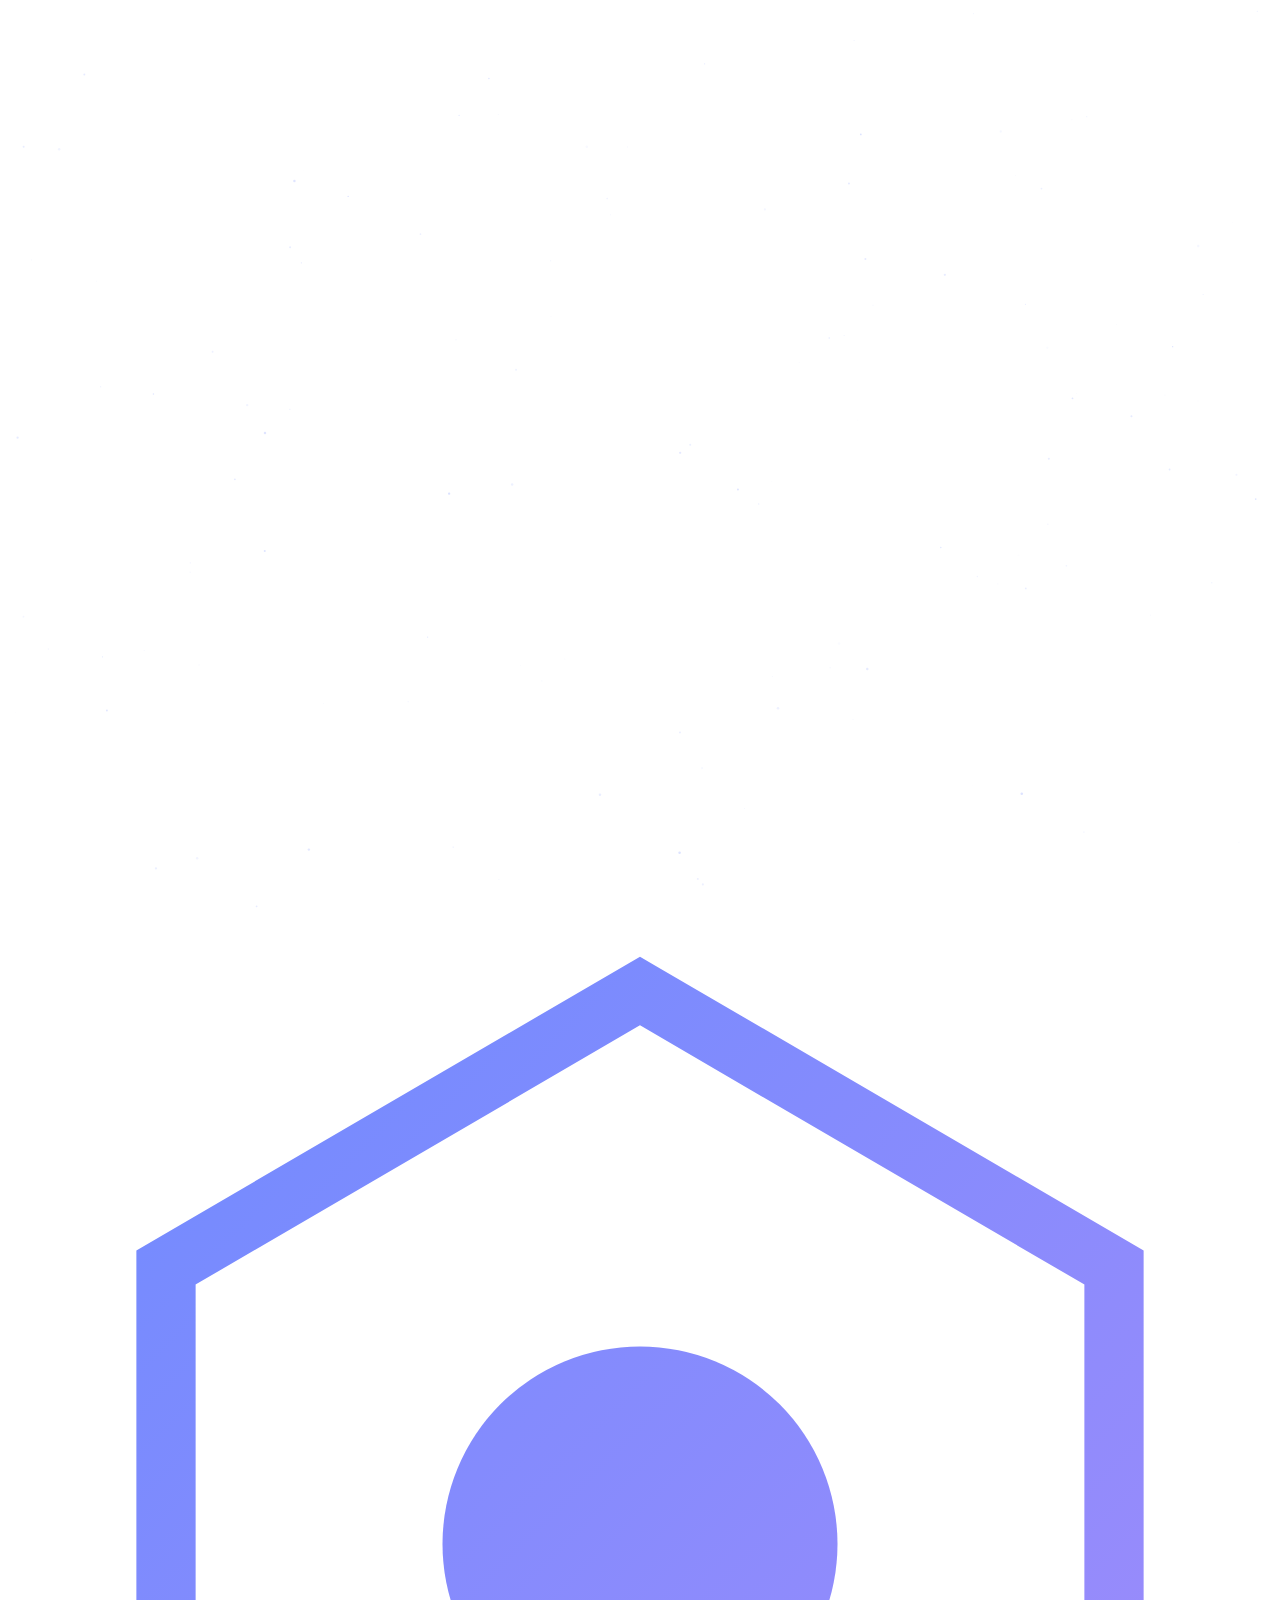
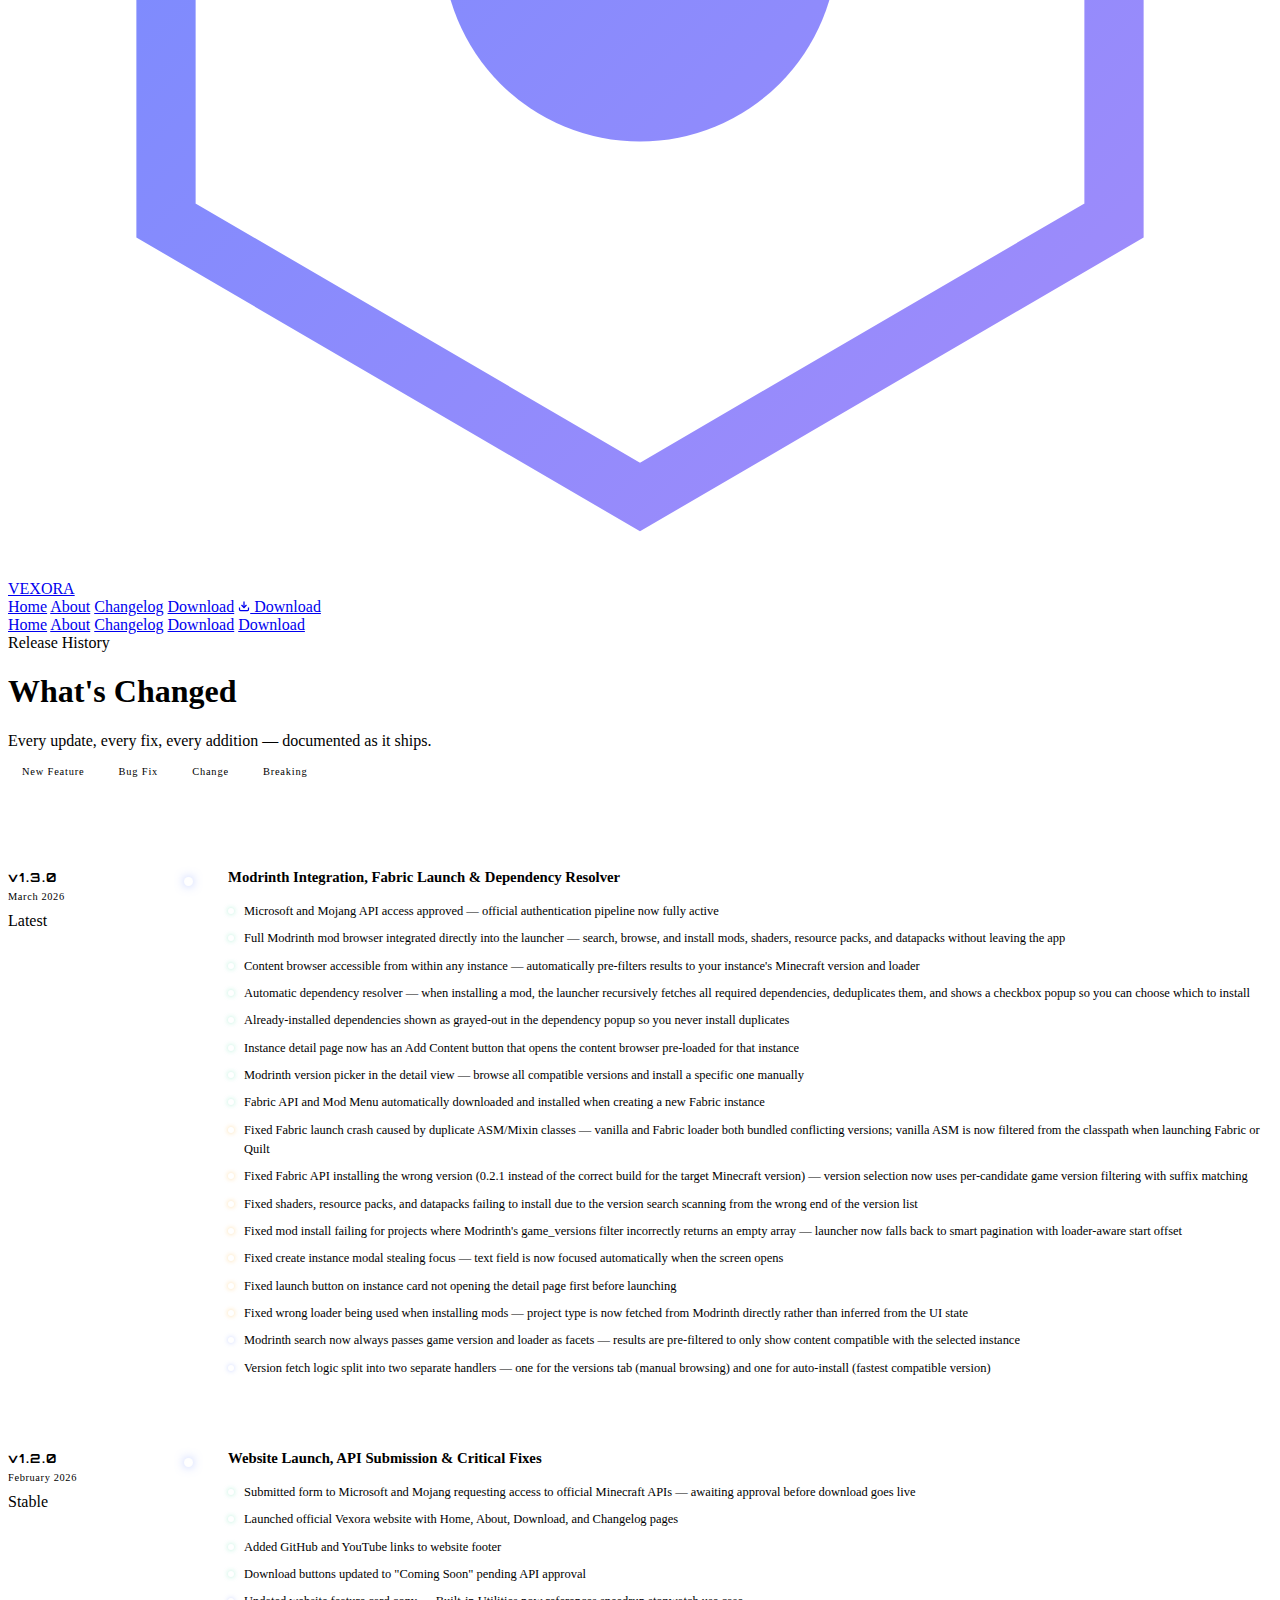
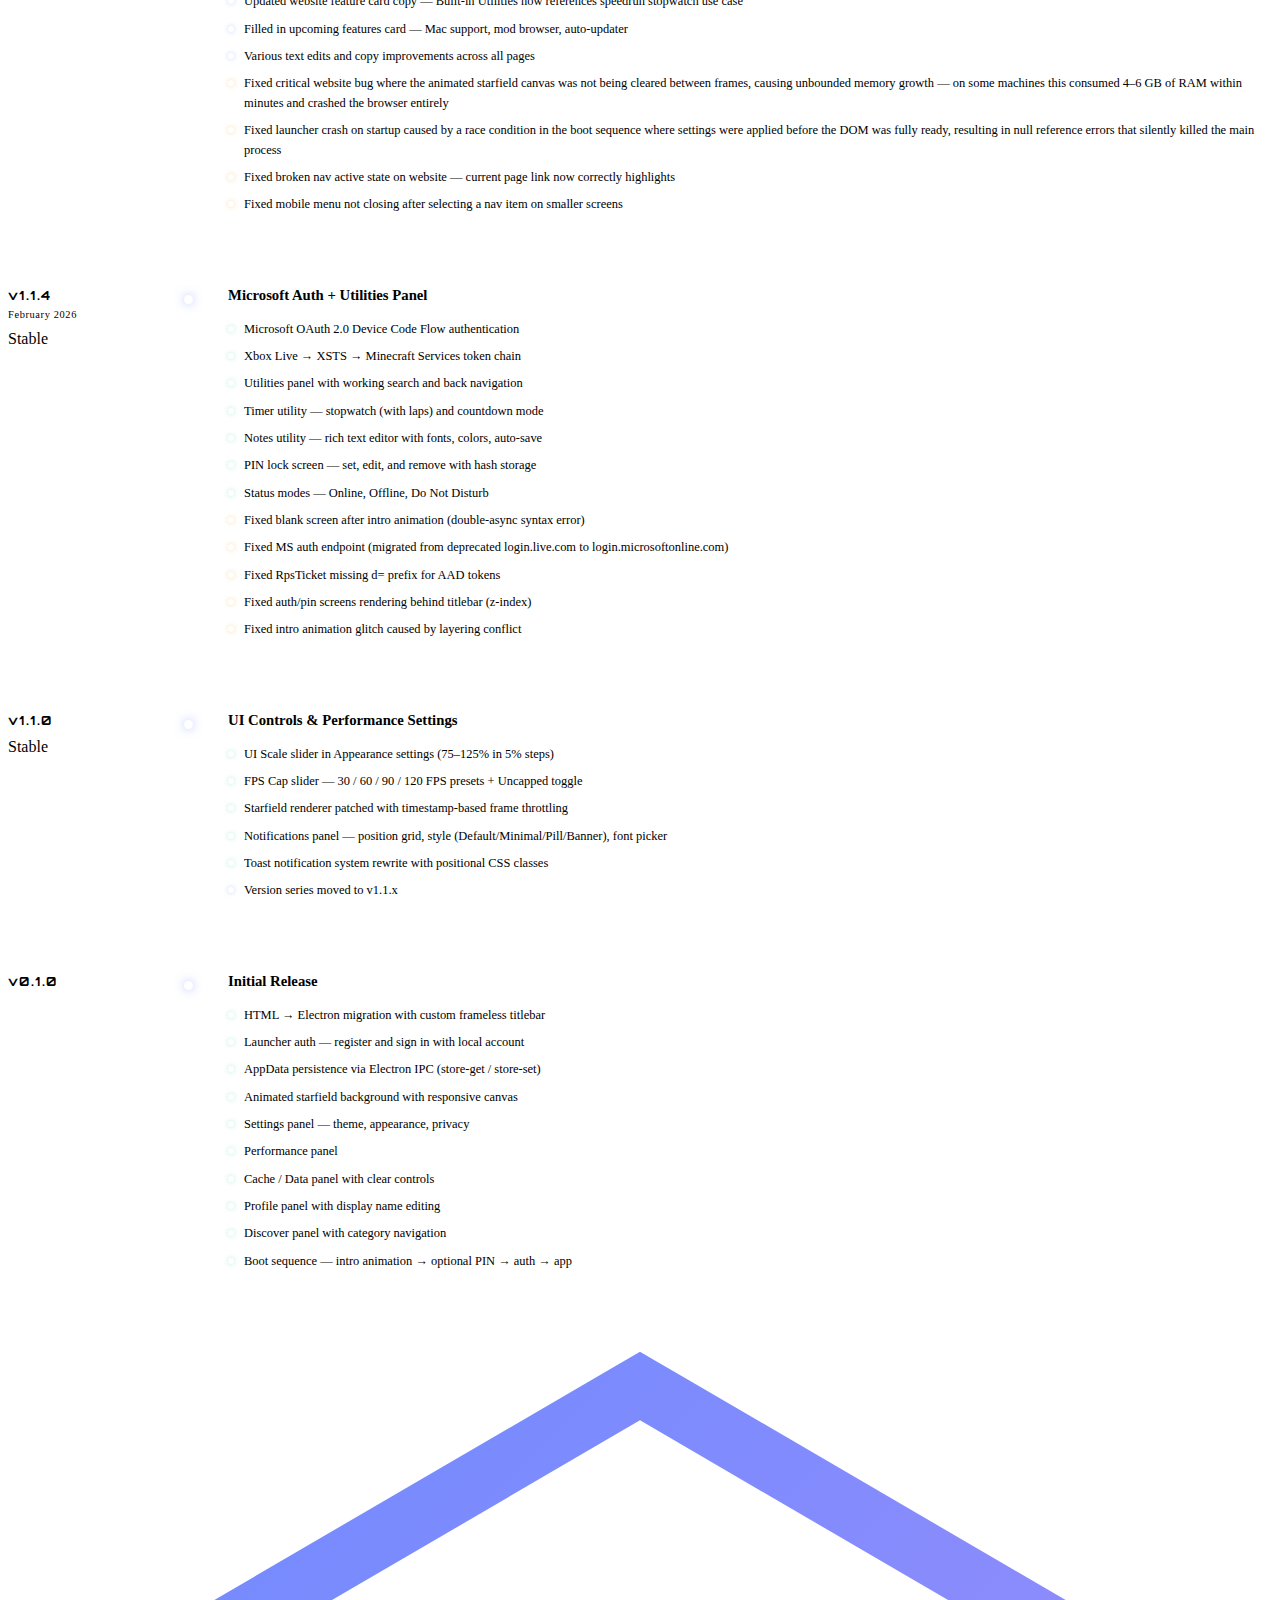
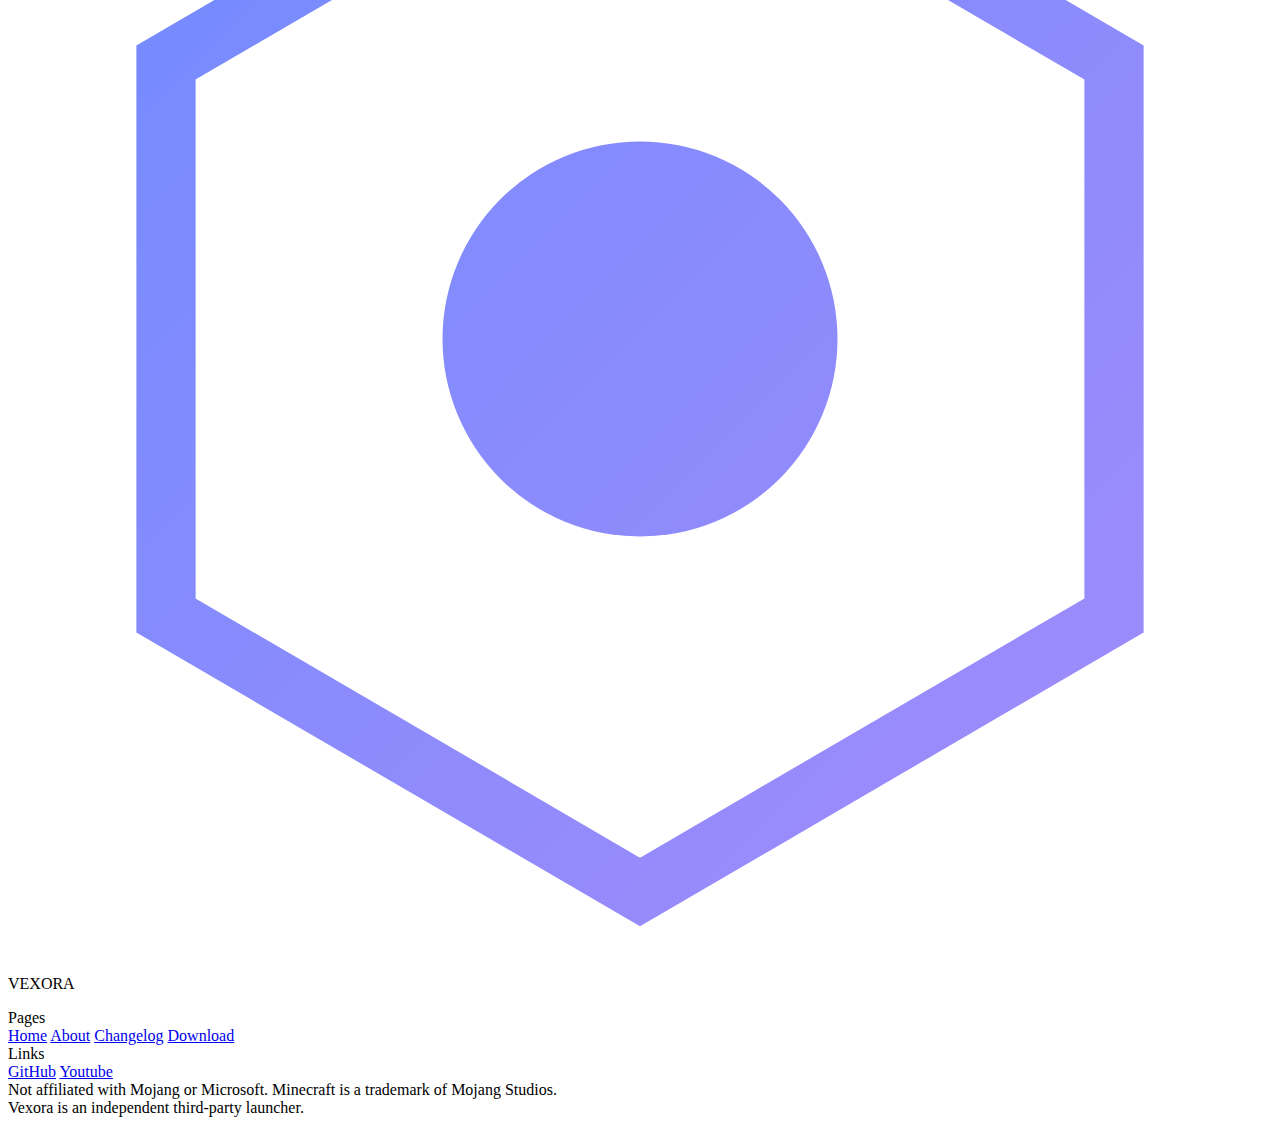
<file: changelog.html>
<!DOCTYPE html>
<html lang="en">
<head>
<meta charset="UTF-8">
<meta name="viewport" content="width=device-width, initial-scale=1.0">
<title>Changelog — Vexora</title>
<meta name="description" content="Full version history and release notes for Vexora Launcher.">
<link href="https://fonts.googleapis.com/css2?family=Orbitron:wght@400;700;900&family=Syne:wght@300;400;600;700&display=swap" rel="stylesheet">
<link rel="stylesheet" href="css/style.css">
<style>
/* ── CHANGELOG-ONLY STYLES ───────────────────────────────────── */

.cl-list {
  display: flex; flex-direction: column;
  border-top: 1px solid var(--border);
  margin-top: 56px;
}

.cl-entry {
  display: grid;
  grid-template-columns: 180px 1fr;
  gap: 0;
  border-bottom: 1px solid var(--border);
  position: relative;
}

/* Vertical timeline line */
.cl-entry::before {
  content: '';
  position: absolute;
  left: 180px;
  top: 0; bottom: 0;
  width: 1px;
  background: var(--border);
}

.cl-meta {
  padding: 36px 32px 36px 0;
  position: relative;
}

/* Timeline dot */
.cl-meta::after {
  content: '';
  position: absolute;
  right: -5px; top: 44px;
  width: 9px; height: 9px;
  border-radius: 50%;
  background: var(--accent);
  box-shadow: 0 0 10px rgba(108,139,255,0.5);
  border: 2px solid var(--bg);
  z-index: 1;
}

.cl-version {
  font-family: 'Orbitron', monospace;
  font-size: 0.78rem; font-weight: 700; letter-spacing: 0.12em;
  color: var(--accent); margin-bottom: 6px;
}
.cl-date {
  font-size: 0.65rem; color: var(--muted); letter-spacing: 0.06em; margin-bottom: 10px;
}

.cl-body {
  padding: 36px 0 36px 40px;
}
.cl-title {
  font-size: 0.92rem; font-weight: 700; color: var(--text); margin-bottom: 16px;
}
.cl-items { display: flex; flex-direction: column; gap: 8px; }
.cl-item {
  display: flex; align-items: flex-start; gap: 10px;
  font-size: 0.78rem; color: var(--muted2); line-height: 1.55;
}
.cl-dot {
  width: 6px; height: 6px; border-radius: 50%;
  flex-shrink: 0; margin-top: 6px;
}
.cl-dot.add    { background: var(--green); box-shadow: 0 0 5px rgba(52,211,153,0.4); }
.cl-dot.fix    { background: var(--amber); box-shadow: 0 0 5px rgba(245,158,11,0.4); }
.cl-dot.change { background: var(--accent); box-shadow: 0 0 5px rgba(108,139,255,0.4); }
.cl-dot.break  { background: var(--danger); box-shadow: 0 0 5px rgba(248,113,113,0.4); }

/* Legend */
.cl-legend {
  display: flex; gap: 20px; flex-wrap: wrap;
  margin-top: 12px; margin-bottom: 56px;
}
.legend-item {
  display: flex; align-items: center; gap: 7px;
  font-size: 0.65rem; color: var(--muted); letter-spacing: 0.08em;
}
.legend-dot { width: 7px; height: 7px; border-radius: 50%; }

/* Future entry placeholder style */
.cl-entry.future .cl-meta::after { background: var(--surface3); box-shadow: none; }
.cl-entry.future .cl-version { color: var(--muted2); }
.cl-entry.future .cl-title { color: var(--muted2); }

@media (max-width: 700px) {
  .cl-entry { grid-template-columns: 1fr; }
  .cl-entry::before { display: none; }
  .cl-meta { padding: 28px 0 8px; }
  .cl-meta::after { display: none; }
  .cl-body { padding: 0 0 28px; }
}
</style>
</head>
<body>

<canvas id="star-canvas"></canvas>
<div class="nebula nebula-a"></div>
<div class="nebula nebula-b"></div>
<div class="nebula nebula-c"></div>

<nav>
  <a href="index.html" class="nav-logo">
    <svg viewBox="0 0 32 32" fill="none">
      <polygon points="16,2 28,9 28,23 16,30 4,23 4,9" fill="none" stroke="url(#ng)" stroke-width="1.5"/>
      <circle cx="16" cy="16" r="5" fill="url(#ng)"/>
      <defs><linearGradient id="ng" x1="0" y1="0" x2="32" y2="32" gradientUnits="userSpaceOnUse">
        <stop offset="0%" stop-color="#6c8bff"/><stop offset="100%" stop-color="#a78bfa"/>
      </linearGradient></defs>
    </svg>
    <span class="nav-logo-text">VEXORA</span>
  </a>
  <div class="nav-links">
    <a href="index.html"     class="nav-link" data-page="index.html">Home</a>
    <a href="about.html"     class="nav-link" data-page="about.html">About</a>
    <a href="changelog.html" class="nav-link active" data-page="changelog.html">Changelog</a>
    <a href="download.html"  class="nav-link" data-page="download.html">Download</a>
    <a href="download.html"  class="nav-cta">
      <svg width="12" height="12" viewBox="0 0 24 24" fill="none" stroke="currentColor" stroke-width="2.5"><path d="M21 15v4a2 2 0 0 1-2 2H5a2 2 0 0 1-2-2v-4"/><polyline points="7 10 12 15 17 10"/><line x1="12" y1="15" x2="12" y2="3"/></svg>
      Download
    </a>
  </div>
  <div class="hamburger" onclick="toggleMobile()"><span></span><span></span><span></span></div>
</nav>
<div class="mobile-menu" id="mobile-menu">
  <a href="index.html"     class="nav-link" onclick="toggleMobile()">Home</a>
  <a href="about.html"     class="nav-link" onclick="toggleMobile()">About</a>
  <a href="changelog.html" class="nav-link" onclick="toggleMobile()">Changelog</a>
  <a href="download.html"  class="nav-link" onclick="toggleMobile()">Download</a>
  <a href="download.html"  class="nav-cta"  onclick="toggleMobile()">Download</a>
</div>

<!-- ── PAGE HERO ──────────────────────────────────────────────── -->
<div class="page-hero">
  <div class="container">
    <div class="page-hero-label reveal">Release History</div>
    <h1 class="page-hero-title reveal reveal-d1">What's <span>Changed</span></h1>
    <p class="page-hero-desc reveal reveal-d2">
      Every update, every fix, every addition — documented as it ships.
    </p>
  </div>
</div>

<section>
  <div class="container">

    <!-- Legend -->
    <div class="cl-legend reveal">
      <div class="legend-item"><div class="legend-dot" style="background:var(--green)"></div> New Feature</div>
      <div class="legend-item"><div class="legend-dot" style="background:var(--amber)"></div> Bug Fix</div>
      <div class="legend-item"><div class="legend-dot" style="background:var(--accent)"></div> Change</div>
      <div class="legend-item"><div class="legend-dot" style="background:var(--danger)"></div> Breaking</div>
    </div>

    <div class="cl-list">

      <!-- v1.3.0 — LATEST -->
      <div class="cl-entry reveal">
        <div class="cl-meta">
          <div class="cl-version">v1.3.0</div>
          <div class="cl-date">March 2026</div>
          <span class="badge badge-green"><span class="badge-dot"></span> Latest</span>
        </div>
        <div class="cl-body">
          <div class="cl-title">Modrinth Integration, Fabric Launch & Dependency Resolver</div>
          <div class="cl-items">
            <div class="cl-item"><div class="cl-dot add"></div>Microsoft and Mojang API access approved — official authentication pipeline now fully active</div>
            <div class="cl-item"><div class="cl-dot add"></div>Full Modrinth mod browser integrated directly into the launcher — search, browse, and install mods, shaders, resource packs, and datapacks without leaving the app</div>
            <div class="cl-item"><div class="cl-dot add"></div>Content browser accessible from within any instance — automatically pre-filters results to your instance's Minecraft version and loader</div>
            <div class="cl-item"><div class="cl-dot add"></div>Automatic dependency resolver — when installing a mod, the launcher recursively fetches all required dependencies, deduplicates them, and shows a checkbox popup so you can choose which to install</div>
            <div class="cl-item"><div class="cl-dot add"></div>Already-installed dependencies shown as grayed-out in the dependency popup so you never install duplicates</div>
            <div class="cl-item"><div class="cl-dot add"></div>Instance detail page now has an Add Content button that opens the content browser pre-loaded for that instance</div>
            <div class="cl-item"><div class="cl-dot add"></div>Modrinth version picker in the detail view — browse all compatible versions and install a specific one manually</div>
            <div class="cl-item"><div class="cl-dot add"></div>Fabric API and Mod Menu automatically downloaded and installed when creating a new Fabric instance</div>
            <div class="cl-item"><div class="cl-dot fix"></div>Fixed Fabric launch crash caused by duplicate ASM/Mixin classes — vanilla and Fabric loader both bundled conflicting versions; vanilla ASM is now filtered from the classpath when launching Fabric or Quilt</div>
            <div class="cl-item"><div class="cl-dot fix"></div>Fixed Fabric API installing the wrong version (0.2.1 instead of the correct build for the target Minecraft version) — version selection now uses per-candidate game version filtering with suffix matching</div>
            <div class="cl-item"><div class="cl-dot fix"></div>Fixed shaders, resource packs, and datapacks failing to install due to the version search scanning from the wrong end of the version list</div>
            <div class="cl-item"><div class="cl-dot fix"></div>Fixed mod install failing for projects where Modrinth's game_versions filter incorrectly returns an empty array — launcher now falls back to smart pagination with loader-aware start offset</div>
            <div class="cl-item"><div class="cl-dot fix"></div>Fixed create instance modal stealing focus — text field is now focused automatically when the screen opens</div>
            <div class="cl-item"><div class="cl-dot fix"></div>Fixed launch button on instance card not opening the detail page first before launching</div>
            <div class="cl-item"><div class="cl-dot fix"></div>Fixed wrong loader being used when installing mods — project type is now fetched from Modrinth directly rather than inferred from the UI state</div>
            <div class="cl-item"><div class="cl-dot change"></div>Modrinth search now always passes game version and loader as facets — results are pre-filtered to only show content compatible with the selected instance</div>
            <div class="cl-item"><div class="cl-dot change"></div>Version fetch logic split into two separate handlers — one for the versions tab (manual browsing) and one for auto-install (fastest compatible version)</div>
          </div>
        </div>
      </div>

      <!-- v1.2.0 -->
      <div class="cl-entry reveal">
        <div class="cl-meta">
          <div class="cl-version">v1.2.0</div>
          <div class="cl-date">February 2026</div>
          <span class="badge badge-blue">Stable</span>
        </div>
        <div class="cl-body">
          <div class="cl-title">Website Launch, API Submission & Critical Fixes</div>
          <div class="cl-items">
            <div class="cl-item"><div class="cl-dot add"></div>Submitted form to Microsoft and Mojang requesting access to official Minecraft APIs — awaiting approval before download goes live</div>
            <div class="cl-item"><div class="cl-dot add"></div>Launched official Vexora website with Home, About, Download, and Changelog pages</div>
            <div class="cl-item"><div class="cl-dot add"></div>Added GitHub and YouTube links to website footer</div>
            <div class="cl-item"><div class="cl-dot add"></div>Download buttons updated to "Coming Soon" pending API approval</div>
            <div class="cl-item"><div class="cl-dot change"></div>Updated website feature card copy — Built-in Utilities now references speedrun stopwatch use case</div>
            <div class="cl-item"><div class="cl-dot change"></div>Filled in upcoming features card — Mac support, mod browser, auto-updater</div>
            <div class="cl-item"><div class="cl-dot change"></div>Various text edits and copy improvements across all pages</div>
            <div class="cl-item"><div class="cl-dot fix"></div>Fixed critical website bug where the animated starfield canvas was not being cleared between frames, causing unbounded memory growth — on some machines this consumed 4–6 GB of RAM within minutes and crashed the browser entirely</div>
            <div class="cl-item"><div class="cl-dot fix"></div>Fixed launcher crash on startup caused by a race condition in the boot sequence where settings were applied before the DOM was fully ready, resulting in null reference errors that silently killed the main process</div>
            <div class="cl-item"><div class="cl-dot fix"></div>Fixed broken nav active state on website — current page link now correctly highlights</div>
            <div class="cl-item"><div class="cl-dot fix"></div>Fixed mobile menu not closing after selecting a nav item on smaller screens</div>
          </div>
        </div>
      </div>

      <!-- v1.1.4 -->
      <div class="cl-entry reveal">
        <div class="cl-meta">
          <div class="cl-version">v1.1.4</div>
          <div class="cl-date">February 2026</div>
          <span class="badge badge-blue">Stable</span>
        </div>
        <div class="cl-body">
          <div class="cl-title">Microsoft Auth + Utilities Panel</div>
          <div class="cl-items">
            <div class="cl-item"><div class="cl-dot add"></div>Microsoft OAuth 2.0 Device Code Flow authentication</div>
            <div class="cl-item"><div class="cl-dot add"></div>Xbox Live → XSTS → Minecraft Services token chain</div>
            <div class="cl-item"><div class="cl-dot add"></div>Utilities panel with working search and back navigation</div>
            <div class="cl-item"><div class="cl-dot add"></div>Timer utility — stopwatch (with laps) and countdown mode</div>
            <div class="cl-item"><div class="cl-dot add"></div>Notes utility — rich text editor with fonts, colors, auto-save</div>
            <div class="cl-item"><div class="cl-dot add"></div>PIN lock screen — set, edit, and remove with hash storage</div>
            <div class="cl-item"><div class="cl-dot add"></div>Status modes — Online, Offline, Do Not Disturb</div>
            <div class="cl-item"><div class="cl-dot fix"></div>Fixed blank screen after intro animation (double-async syntax error)</div>
            <div class="cl-item"><div class="cl-dot fix"></div>Fixed MS auth endpoint (migrated from deprecated login.live.com to login.microsoftonline.com)</div>
            <div class="cl-item"><div class="cl-dot fix"></div>Fixed RpsTicket missing d= prefix for AAD tokens</div>
            <div class="cl-item"><div class="cl-dot fix"></div>Fixed auth/pin screens rendering behind titlebar (z-index)</div>
            <div class="cl-item"><div class="cl-dot fix"></div>Fixed intro animation glitch caused by layering conflict</div>
          </div>
        </div>
      </div>

      <!-- v1.1.0 -->
      <div class="cl-entry reveal">
        <div class="cl-meta">
          <div class="cl-version">v1.1.0</div>
          <div class="cl-date"><!-- PLACEHOLDER: date --></div>
          <span class="badge badge-blue">Stable</span>
        </div>
        <div class="cl-body">
          <div class="cl-title">UI Controls & Performance Settings</div>
          <div class="cl-items">
            <div class="cl-item"><div class="cl-dot add"></div>UI Scale slider in Appearance settings (75–125% in 5% steps)</div>
            <div class="cl-item"><div class="cl-dot add"></div>FPS Cap slider — 30 / 60 / 90 / 120 FPS presets + Uncapped toggle</div>
            <div class="cl-item"><div class="cl-dot add"></div>Starfield renderer patched with timestamp-based frame throttling</div>
            <div class="cl-item"><div class="cl-dot add"></div>Notifications panel — position grid, style (Default/Minimal/Pill/Banner), font picker</div>
            <div class="cl-item"><div class="cl-dot add"></div>Toast notification system rewrite with positional CSS classes</div>
            <div class="cl-item"><div class="cl-dot change"></div>Version series moved to v1.1.x</div>
          </div>
        </div>
      </div>

      <!-- v0.1.0 -->
      <div class="cl-entry reveal">
        <div class="cl-meta">
          <div class="cl-version">v0.1.0</div>
          <div class="cl-date"><!-- PLACEHOLDER: date --></div>
        </div>
        <div class="cl-body">
          <div class="cl-title">Initial Release</div>
          <div class="cl-items">
            <div class="cl-item"><div class="cl-dot add"></div>HTML → Electron migration with custom frameless titlebar</div>
            <div class="cl-item"><div class="cl-dot add"></div>Launcher auth — register and sign in with local account</div>
            <div class="cl-item"><div class="cl-dot add"></div>AppData persistence via Electron IPC (store-get / store-set)</div>
            <div class="cl-item"><div class="cl-dot add"></div>Animated starfield background with responsive canvas</div>
            <div class="cl-item"><div class="cl-dot add"></div>Settings panel — theme, appearance, privacy</div>
            <div class="cl-item"><div class="cl-dot add"></div>Performance panel</div>
            <div class="cl-item"><div class="cl-dot add"></div>Cache / Data panel with clear controls</div>
            <div class="cl-item"><div class="cl-dot add"></div>Profile panel with display name editing</div>
            <div class="cl-item"><div class="cl-dot add"></div>Discover panel with category navigation</div>
            <div class="cl-item"><div class="cl-dot add"></div>Boot sequence — intro animation → optional PIN → auth → app</div>
          </div>
        </div>
      </div>

      <!--
        PLACEHOLDER: Add future entries here as you ship new versions.
        Copy this block and fill it in:

      <div class="cl-entry reveal">
        <div class="cl-meta">
          <div class="cl-version">v1.2.0</div>
          <div class="cl-date">Month Year</div>
          <span class="badge badge-green"><span class="badge-dot"></span> Latest</span>
        </div>
        <div class="cl-body">
          <div class="cl-title">Release Title</div>
          <div class="cl-items">
            <div class="cl-item"><div class="cl-dot add"></div>Feature added</div>
            <div class="cl-item"><div class="cl-dot fix"></div>Bug fixed</div>
            <div class="cl-item"><div class="cl-dot change"></div>Thing changed</div>
          </div>
        </div>
      </div>
      -->

    </div>

  </div>
</section>

<footer>
  <div class="container">
    <div class="footer-grid">
      <div class="footer-brand">
        <div class="footer-logo">
          <svg viewBox="0 0 32 32" fill="none">
            <polygon points="16,2 28,9 28,23 16,30 4,23 4,9" fill="none" stroke="url(#fg)" stroke-width="1.5"/>
            <circle cx="16" cy="16" r="5" fill="url(#fg)"/>
            <defs><linearGradient id="fg" x1="0" y1="0" x2="32" y2="32" gradientUnits="userSpaceOnUse">
              <stop offset="0%" stop-color="#6c8bff"/><stop offset="100%" stop-color="#a78bfa"/>
            </linearGradient></defs>
          </svg>
          <span class="footer-logo-text">VEXORA</span>
        </div>
        <p class="footer-tagline"><!-- PLACEHOLDER: tagline --></p>
      </div>
      <div>
        <div class="footer-col-title">Pages</div>
        <div class="footer-links">
          <a href="index.html" class="footer-link">Home</a>
          <a href="about.html" class="footer-link">About</a>
          <a href="changelog.html" class="footer-link">Changelog</a>
          <a href="download.html" class="footer-link">Download</a>
        </div>
      </div>
      <div>
        <div class="footer-col-title">Links</div>
        <div class="footer-links">
<a href="https://github.com/jp230214" class="footer-link">GitHub</a>
          <a href="https://www.youtube.com/@VexOfficial_MC" class="footer-link">Youtube</a>
        </div>
      </div>
    </div>
    <div class="footer-bottom">
      <span class="footer-copy"><!-- PLACEHOLDER: © 2025 Your Name. --> Not affiliated with Mojang or Microsoft.</span>
      <span class="footer-legal">Minecraft is a trademark of Mojang Studios.<br>Vexora is an independent third-party launcher.</span>
    </div>
  </div>
</footer>

<script src="js/main.js"></script>
</body>
</html>
</file>
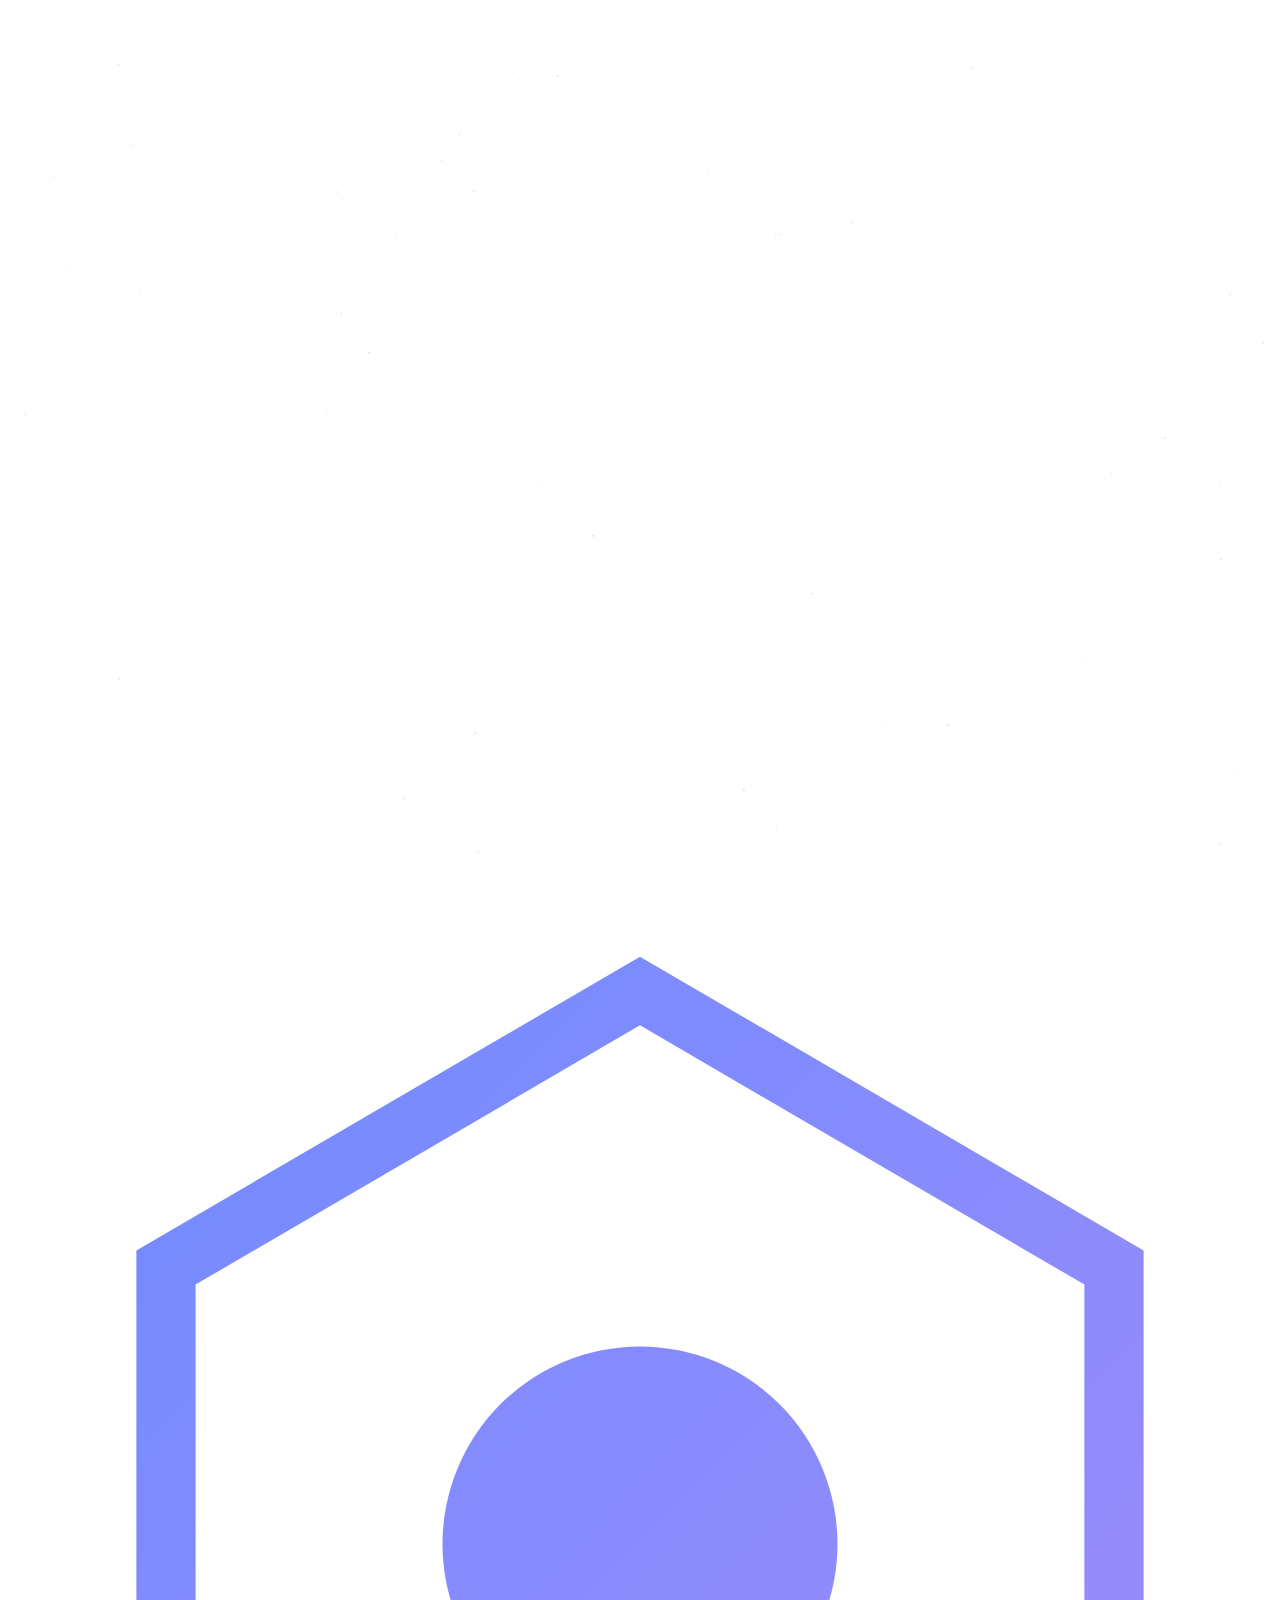
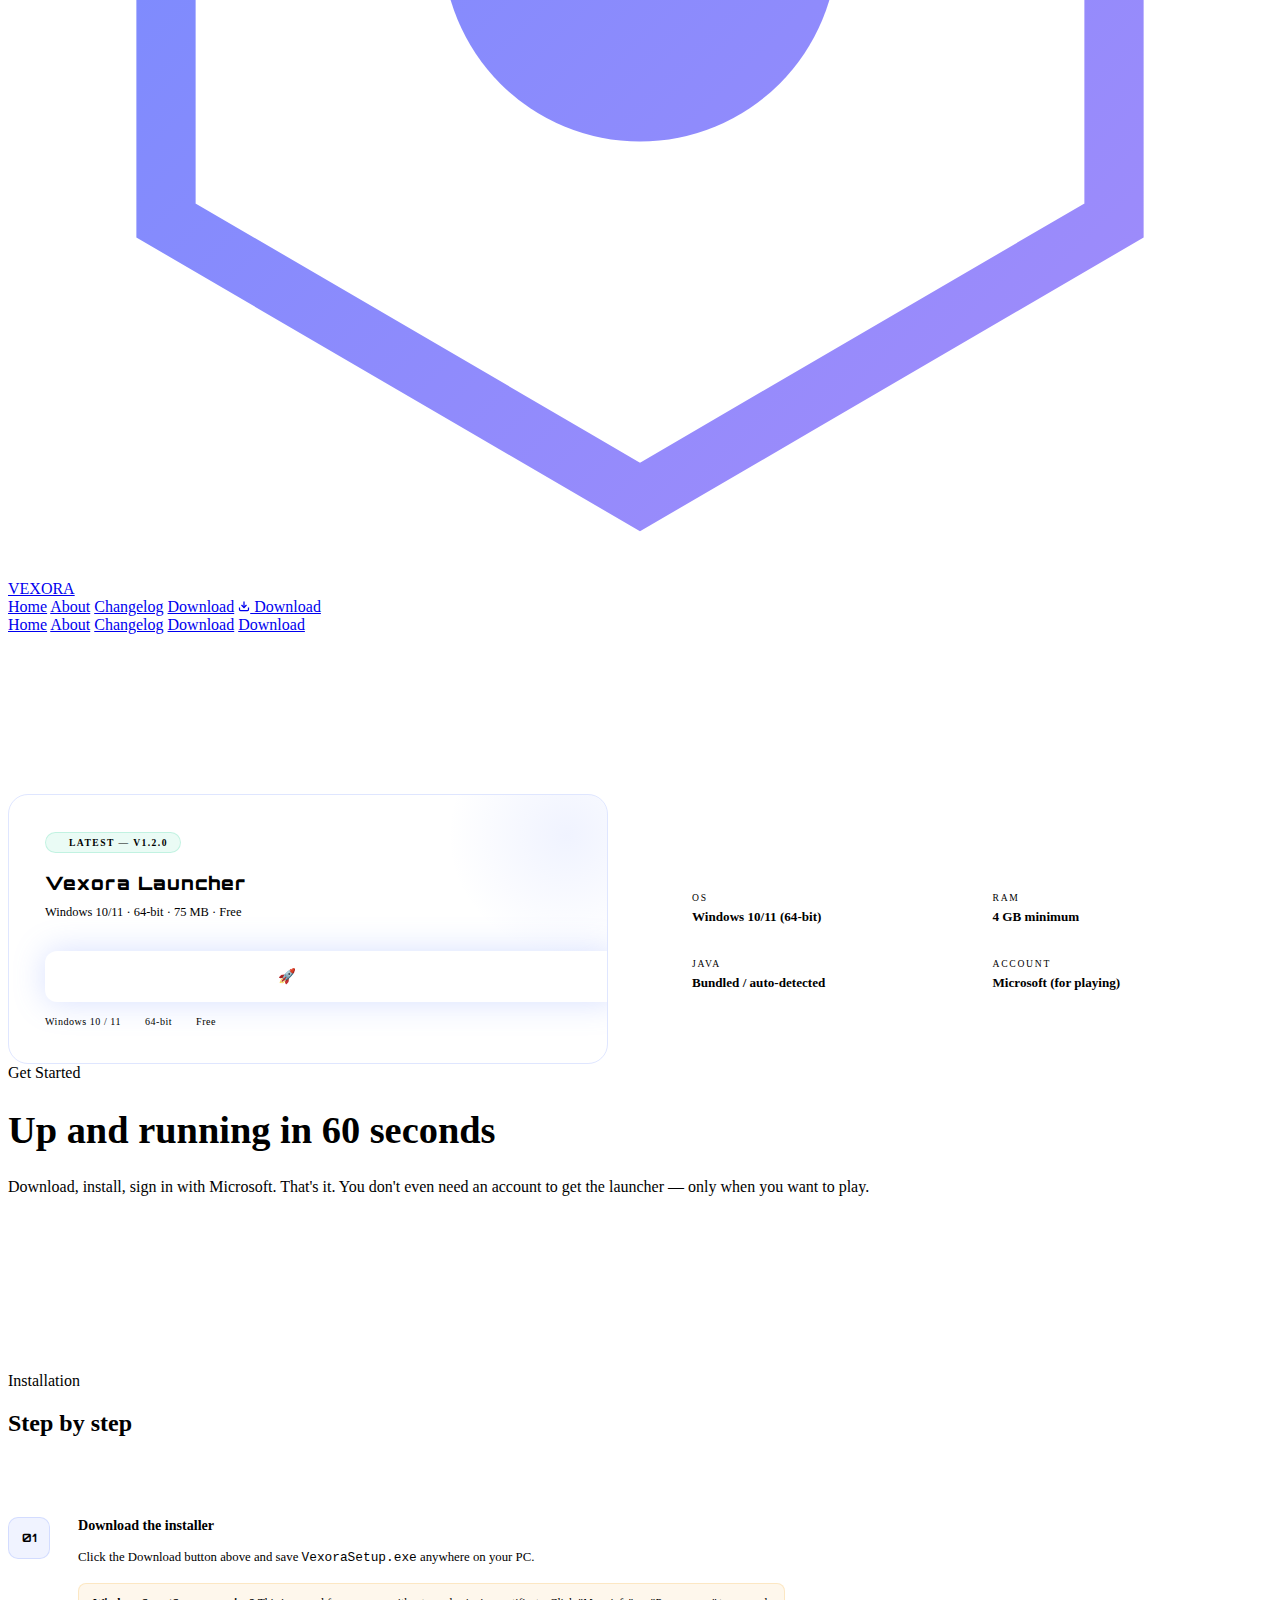
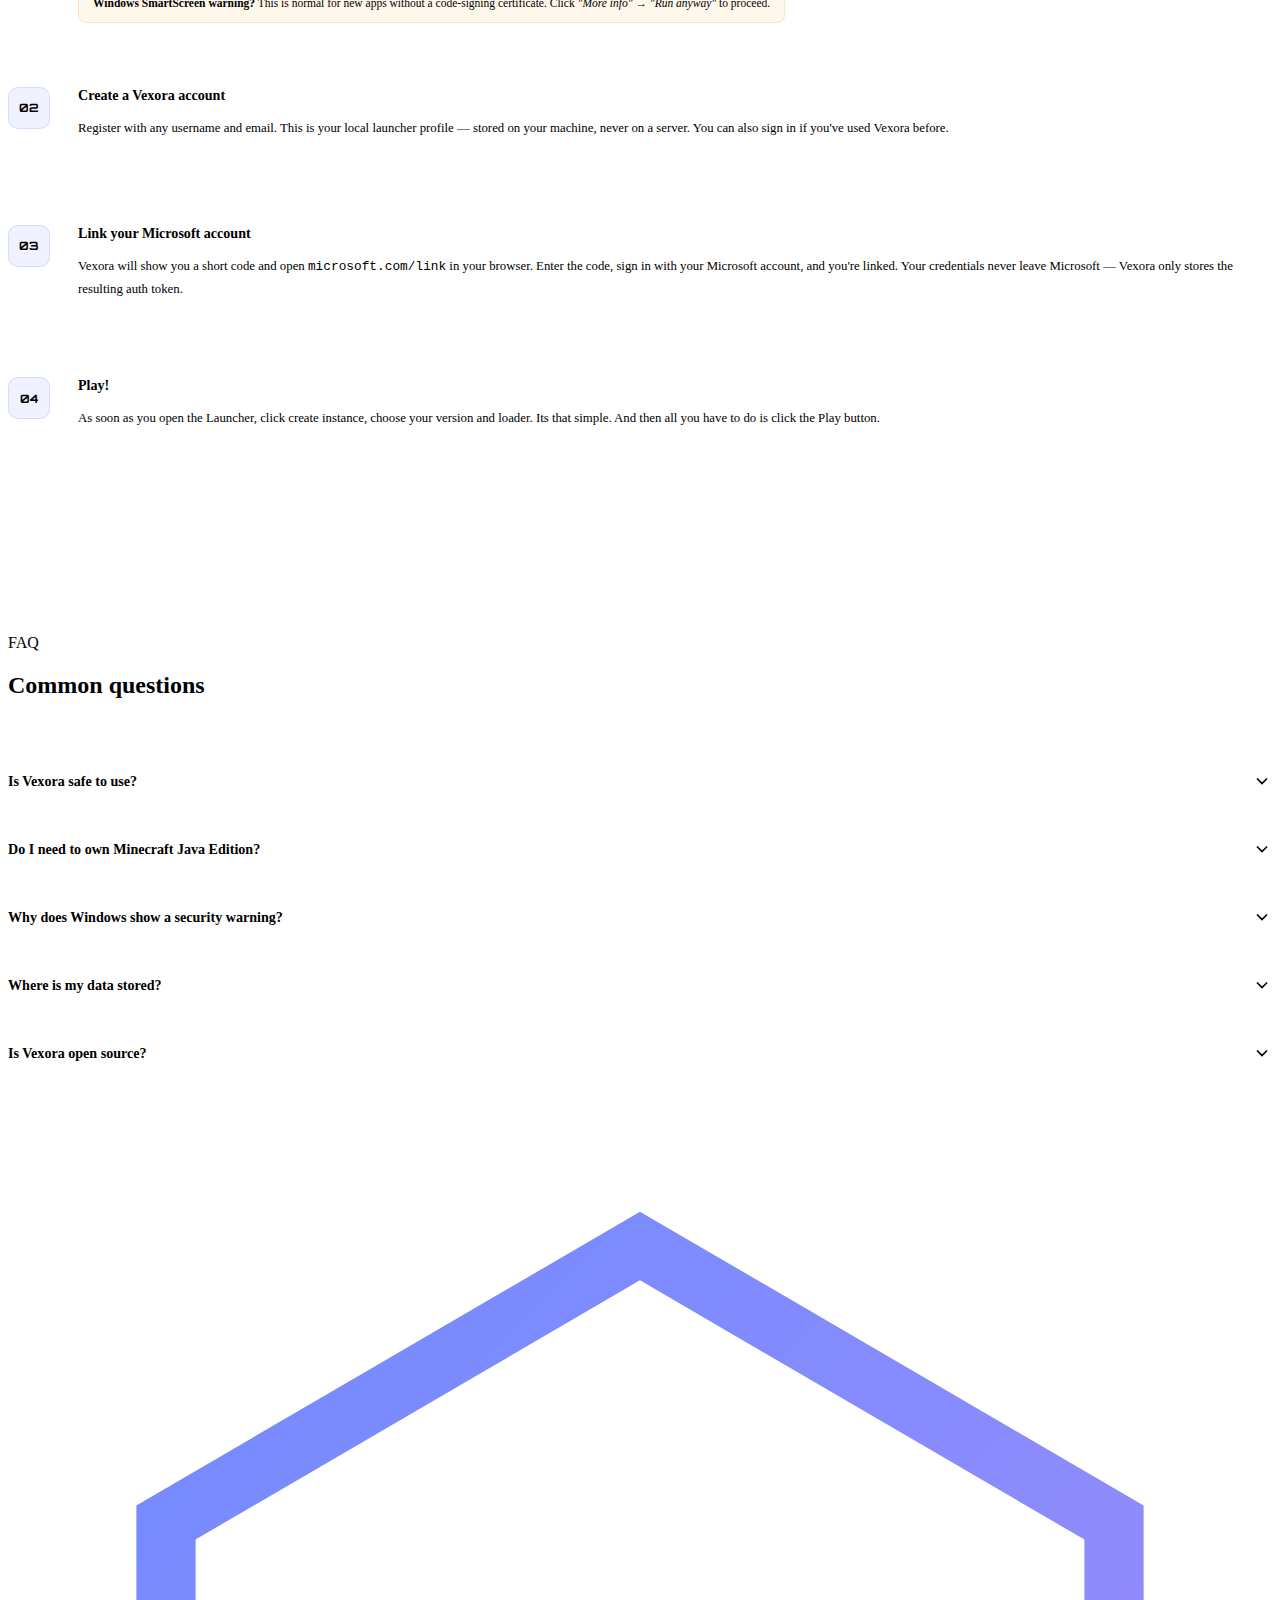
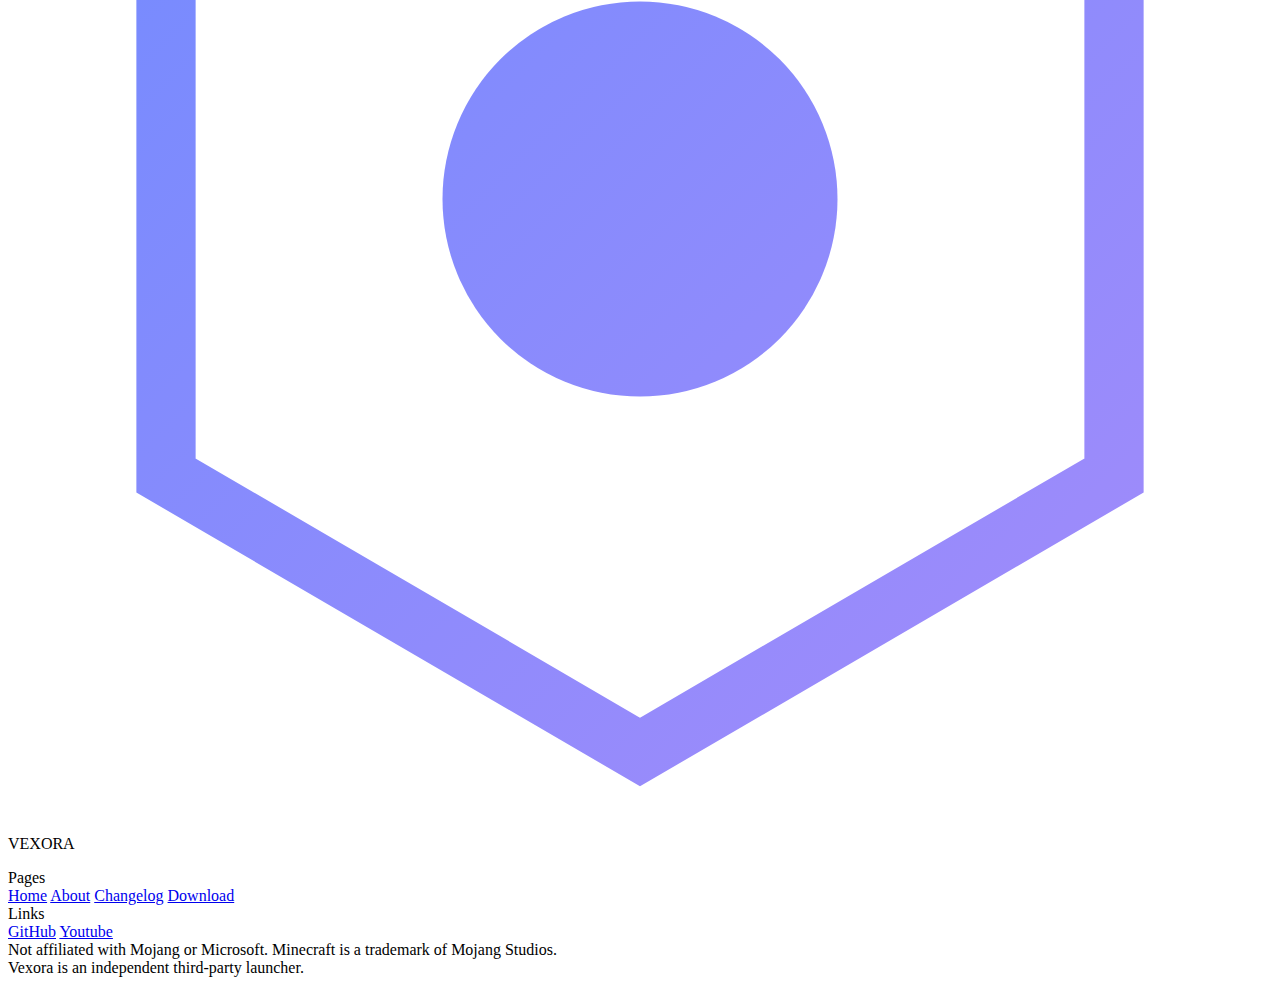
<file: download.html>
<!DOCTYPE html>
<html lang="en">
<head>
<meta charset="UTF-8">
<meta name="viewport" content="width=device-width, initial-scale=1.0">
<title>Download — Vexora</title>
<meta name="description" content="Download Vexora Launcher for Windows. Free, no account required to install.">
<link href="https://fonts.googleapis.com/css2?family=Orbitron:wght@400;700;900&family=Syne:wght@300;400;600;700&display=swap" rel="stylesheet">
<link rel="stylesheet" href="css/style.css">
<style>
/* ── DOWNLOAD-ONLY STYLES ────────────────────────────────────── */

/* Download hero card */
.dl-hero {
  padding: 160px 0 80px;
  position: relative;
  border-bottom: 1px solid var(--border);
}
.dl-hero-inner {
  display: grid; grid-template-columns: 1fr 1fr;
  align-items: center; gap: 64px;
}
.dl-card {
  background: var(--surface2);
  border: 1px solid rgba(108,139,255,0.22);
  border-radius: 20px; padding: 36px;
  position: relative; overflow: hidden;
}
.dl-card::before {
  content: ''; position: absolute;
  top: -80px; right: -80px;
  width: 240px; height: 240px; border-radius: 50%;
  background: radial-gradient(circle, rgba(108,139,255,0.1), transparent 70%);
}
.dl-version-badge {
  display: inline-flex; align-items: center; gap: 6px;
  background: rgba(52,211,153,0.1); border: 1px solid rgba(52,211,153,0.22);
  border-radius: 100px; padding: 4px 12px;
  font-size: 0.6rem; letter-spacing: 0.15em; text-transform: uppercase;
  color: var(--green); font-weight: 700; margin-bottom: 18px;
}
.dl-version-dot { width: 5px; height: 5px; border-radius: 50%; background: var(--green); }
.dl-title {
  font-family: 'Orbitron', monospace;
  font-size: 1.15rem; font-weight: 900; letter-spacing: 0.06em;
  color: var(--text); margin-bottom: 8px;
}
.dl-sub { font-size: 0.78rem; color: var(--muted2); margin-bottom: 28px; line-height: 1.7; }
/* The actual download button linking to VexoraSetup.exe in same folder */
.dl-btn {
  display: flex; align-items: center; justify-content: center; gap: 12px;
  width: 100%;
  background: linear-gradient(135deg, var(--accent), var(--accent2));
  color: #fff; border: none; border-radius: 12px;
  padding: 17px 24px;
  font-family: 'Syne', sans-serif; font-size: 0.9rem; font-weight: 700;
  cursor: pointer; transition: all 0.25s;
  box-shadow: 0 0 32px rgba(108,139,255,0.28);
  text-decoration: none;
}
.dl-btn:hover { transform: translateY(-2px); box-shadow: 0 10px 40px rgba(108,139,255,0.5); }
.dl-specs {
  display: flex; gap: 0; margin-top: 14px; flex-wrap: wrap;
}
.dl-spec {
  font-size: 0.63rem; color: var(--muted); letter-spacing: 0.05em;
  padding-right: 12px; margin-right: 12px;
  border-right: 1px solid var(--border2);
}
.dl-spec:last-child { border-right: none; padding-right: 0; margin-right: 0; }

/* Requirements table */
.req-grid { display: grid; grid-template-columns: 1fr 1fr; gap: 1px; background: var(--border); border: 1px solid var(--border); border-radius: 12px; overflow: hidden; margin-top: 32px; }
.req-cell { background: var(--surface2); padding: 16px 20px; }
.req-label { font-size: 0.6rem; letter-spacing: 0.18em; text-transform: uppercase; color: var(--muted); margin-bottom: 6px; }
.req-val { font-size: 0.82rem; color: var(--text); font-weight: 600; }

/* Steps */
.steps-section { padding: 80px 0; border-bottom: 1px solid var(--border); }
.steps-grid { display: flex; flex-direction: column; gap: 0; margin-top: 48px; }
.step {
  display: flex; gap: 28px; align-items: flex-start;
  padding: 32px 0; border-bottom: 1px solid var(--border);
  position: relative;
}
.step:last-child { border-bottom: none; }
.step-num-wrap { flex-shrink: 0; display: flex; flex-direction: column; align-items: center; }
.step-num {
  width: 40px; height: 40px; border-radius: 10px; flex-shrink: 0;
  background: rgba(108,139,255,0.1); border: 1px solid rgba(108,139,255,0.22);
  display: flex; align-items: center; justify-content: center;
  font-family: 'Orbitron', monospace; font-size: 0.72rem; font-weight: 700; color: var(--accent);
}
.step-line { width: 1px; flex: 1; min-height: 24px; background: var(--border); margin-top: 8px; }
.step:last-child .step-line { display: none; }
.step-title { font-size: 0.88rem; font-weight: 700; color: var(--text); margin-bottom: 8px; }
.step-desc { font-size: 0.8rem; color: var(--muted2); line-height: 1.75; }
.step-note {
  margin-top: 12px;
  background: rgba(245,158,11,0.08); border: 1px solid rgba(245,158,11,0.18);
  border-radius: 8px; padding: 10px 14px;
  font-size: 0.72rem; color: var(--amber); line-height: 1.6;
}
.step-note strong { font-weight: 700; }

/* FAQ */
.faq-section { padding: 80px 0; }
.faq-list { margin-top: 48px; display: flex; flex-direction: column; gap: 0; }
.faq-item {
  border-bottom: 1px solid var(--border); padding: 24px 0;
  cursor: pointer;
}
.faq-item:first-child { border-top: 1px solid var(--border); }
.faq-q {
  display: flex; align-items: center; justify-content: space-between; gap: 16px;
  font-size: 0.88rem; font-weight: 600; color: var(--text);
  user-select: none;
}
.faq-arrow {
  flex-shrink: 0; width: 20px; height: 20px;
  color: var(--muted); transition: transform 0.25s;
}
.faq-item.open .faq-arrow { transform: rotate(180deg); }
.faq-a {
  font-size: 0.8rem; color: var(--muted2); line-height: 1.8;
  max-height: 0; overflow: hidden; transition: max-height 0.3s ease, padding 0.3s;
}
.faq-item.open .faq-a { max-height: 300px; padding-top: 14px; }

@media (max-width: 900px) {
  .dl-hero-inner { grid-template-columns: 1fr; }
  .req-grid { grid-template-columns: 1fr; }
}
</style>
</head>
<body>

<canvas id="star-canvas"></canvas>
<div class="nebula nebula-a"></div>
<div class="nebula nebula-b"></div>
<div class="nebula nebula-c"></div>

<nav>
  <a href="index.html" class="nav-logo">
    <svg viewBox="0 0 32 32" fill="none">
      <polygon points="16,2 28,9 28,23 16,30 4,23 4,9" fill="none" stroke="url(#ng)" stroke-width="1.5"/>
      <circle cx="16" cy="16" r="5" fill="url(#ng)"/>
      <defs><linearGradient id="ng" x1="0" y1="0" x2="32" y2="32" gradientUnits="userSpaceOnUse">
        <stop offset="0%" stop-color="#6c8bff"/><stop offset="100%" stop-color="#a78bfa"/>
      </linearGradient></defs>
    </svg>
    <span class="nav-logo-text">VEXORA</span>
  </a>
  <div class="nav-links">
    <a href="index.html"     class="nav-link" data-page="index.html">Home</a>
    <a href="about.html"     class="nav-link" data-page="about.html">About</a>
    <a href="changelog.html" class="nav-link" data-page="changelog.html">Changelog</a>
    <a href="download.html"  class="nav-link active" data-page="download.html">Download</a>
    <a href="download.html"  class="nav-cta">
      <svg width="12" height="12" viewBox="0 0 24 24" fill="none" stroke="currentColor" stroke-width="2.5"><path d="M21 15v4a2 2 0 0 1-2 2H5a2 2 0 0 1-2-2v-4"/><polyline points="7 10 12 15 17 10"/><line x1="12" y1="15" x2="12" y2="3"/></svg>
      Download
    </a>
  </div>
  <div class="hamburger" onclick="toggleMobile()"><span></span><span></span><span></span></div>
</nav>
<div class="mobile-menu" id="mobile-menu">
  <a href="index.html"     class="nav-link" onclick="toggleMobile()">Home</a>
  <a href="about.html"     class="nav-link" onclick="toggleMobile()">About</a>
  <a href="changelog.html" class="nav-link" onclick="toggleMobile()">Changelog</a>
  <a href="download.html"  class="nav-link" onclick="toggleMobile()">Download</a>
  <a href="download.html"  class="nav-cta"  onclick="toggleMobile()">Download</a>
</div>

<!-- ── DOWNLOAD HERO ──────────────────────────────────────────── -->
<div class="dl-hero">
  <div class="container">
    <div class="dl-hero-inner">

      <!-- Download card -->
      <div class="dl-card reveal">
        <div class="dl-version-badge">
          <span class="dl-version-dot"></span>
          Latest — v1.2.0
        </div>
        <div class="dl-title">Vexora Launcher</div>
        <div class="dl-sub">
          <!-- PLACEHOLDER: Add file size once you have a built EXE e.g. "Windows 10/11 · 64-bit · ~85 MB" -->
          Windows 10/11 · 64-bit · 75 MB · Free
        </div>
        <!--
          HOW TO HOST: Put VexoraSetup.exe in the same folder as these HTML files.
          The href below will serve it directly as a download.
        -->
        <a class="dl-btn" 
   href="https://github.com/jp230214/Vexora-Launcher/releases/download/V1.3.0/VexoraSetup.exe"
   download
   style="text-decoration:none;">
   🚀 Get Vexora
</a>

<div class="dl-specs">
  <span class="dl-spec">Windows 10 / 11</span>
  <span class="dl-spec">64-bit</span>
  <span class="dl-spec">Free</span>
</div>
          <!-- PLACEHOLDER: Add SHA256 checksum once you have one -->
        </div>
        <div class="req-grid" style="margin-top:24px">
          <div class="req-cell">
            <div class="req-label">OS</div>
            <div class="req-val">Windows 10/11 (64-bit)</div>
          </div>
          <div class="req-cell">
            <div class="req-label">RAM</div>
            <!-- PLACEHOLDER: Real minimum RAM -->
            <div class="req-val">4 GB minimum</div>
          </div>
          <div class="req-cell">
            <div class="req-label">Java</div>
            <div class="req-val">Bundled / auto-detected</div>
          </div>
          <div class="req-cell">
            <div class="req-label">Account</div>
            <div class="req-val">Microsoft (for playing)</div>
          </div>
        </div>
      </div>

      <!-- Right info -->
      <div class="reveal reveal-d2">
        <div class="label">Get Started</div>
        <h1 class="section-title" style="font-size:clamp(1.5rem,3vw,2.4rem)">Up and running in <span>60 seconds</span></h1>
        <p class="section-desc" style="margin-top:12px">
          Download, install, sign in with Microsoft. That's it. You don't even need an account to get the launcher — only when you want to play.
        </p>
      </div>

    </div>
  </div>
</div>

<!-- ── INSTALL STEPS ──────────────────────────────────────────── -->
<div class="steps-section">
  <div class="container">
    <div class="label reveal">Installation</div>
    <h2 class="section-title reveal reveal-d1">Step by <span>step</span></h2>
    <div class="steps-grid">

      <div class="step reveal">
        <div class="step-num-wrap">
          <div class="step-num">01</div>
          <div class="step-line"></div>
        </div>
        <div>
          <div class="step-title">Download the installer</div>
          <p class="step-desc">Click the Download button above and save <code>VexoraSetup.exe</code> anywhere on your PC.</p>
          <div class="step-note">
            <strong>Windows SmartScreen warning?</strong> This is normal for new apps without a code-signing certificate. Click <em>"More info"</em> → <em>"Run anyway"</em> to proceed.
          </div>
        </div>
      </div>

      <div class="step reveal reveal-d1">
        <div class="step-num-wrap">
          <div class="step-num">02</div>
          <div class="step-line"></div>
        </div>
        <div>
          <div class="step-title">Create a Vexora account</div>
          <p class="step-desc">Register with any username and email. This is your local launcher profile — stored on your machine, never on a server. You can also sign in if you've used Vexora before.</p>
        </div>
      </div>

      <div class="step reveal reveal-d2">
        <div class="step-num-wrap">
          <div class="step-num">03</div>
          <div class="step-line"></div>
        </div>
        <div>
          <div class="step-title">Link your Microsoft account</div>
          <p class="step-desc">
            Vexora will show you a short code and open <code>microsoft.com/link</code> in your browser. Enter the code, sign in with your Microsoft account, and you're linked. Your credentials never leave Microsoft — Vexora only stores the resulting auth token.
          </p>
        </div>
      </div>

      <div class="step reveal reveal-d3">
        <div class="step-num-wrap">
          <div class="step-num">04</div>
          <div class="step-line"></div>
        </div>
        <div>
          <div class="step-title">Play!</div>
          <p class="step-desc">
            <!-- PLACEHOLDER: Describe launching the game once that feature is ready.
            e.g. "Hit the + button to create a new instance, pick your Minecraft version, and click Launch." -->
            As soon as you open the Launcher, click create instance, choose your version and loader. Its that simple. And then all you have to do is click the Play button. 
          </p>
        </div>
      </div>

    </div>
  </div>
</div>

<!-- ── FAQ ───────────────────────────────────────────────────── -->
<div class="faq-section">
  <div class="container">
    <div class="label reveal">FAQ</div>
    <h2 class="section-title reveal reveal-d1">Common <span>questions</span></h2>
    <div class="faq-list">

      <div class="faq-item" onclick="toggleFaq(this)">
        <div class="faq-q">
          Is Vexora safe to use?
          <svg class="faq-arrow" viewBox="0 0 24 24" fill="none" stroke="currentColor" stroke-width="2"><polyline points="6 9 12 15 18 9"/></svg>
        </div>
        <div class="faq-a">Yes. Vexora uses the standard OAuth 2.0 Device Code Flow for Microsoft login — the same method used by the official Minecraft launcher. Your Microsoft credentials are entered directly on Microsoft's website, not in Vexora. The only thing stored locally is the auth token, which is saved to your own machine.</div>
      </div>

      <div class="faq-item" onclick="toggleFaq(this)">
        <div class="faq-q">
          Do I need to own Minecraft Java Edition?
          <svg class="faq-arrow" viewBox="0 0 24 24" fill="none" stroke="currentColor" stroke-width="2"><polyline points="6 9 12 15 18 9"/></svg>
        </div>
        <div class="faq-a">Yes. Vexora is a launcher, not a way to pirate the game. You need a legitimate Minecraft Java Edition purchase linked to your Microsoft account to play. The launcher will tell you if your account doesn't own it.</div>
      </div>

      <div class="faq-item" onclick="toggleFaq(this)">
        <div class="faq-q">
          Why does Windows show a security warning?
          <svg class="faq-arrow" viewBox="0 0 24 24" fill="none" stroke="currentColor" stroke-width="2"><polyline points="6 9 12 15 18 9"/></svg>
        </div>
        <div class="faq-a">Windows SmartScreen warns about any app that doesn't have a code-signing certificate, which costs money and requires a business entity. This warning doesn't mean the file is dangerous — it just means it's not widely distributed yet. Click "More info" then "Run anyway" to proceed. <!-- PLACEHOLDER: Remove this FAQ once you get a signing cert. --></div>
      </div>

      <div class="faq-item" onclick="toggleFaq(this)">
        <div class="faq-q">
          Where is my data stored?
          <svg class="faq-arrow" viewBox="0 0 24 24" fill="none" stroke="currentColor" stroke-width="2"><polyline points="6 9 12 15 18 9"/></svg>
        </div>
        <div class="faq-a">Everything is stored locally in <code>%AppData%\Vexora Launcher\data.json</code> on your machine. Nothing is sent to any Vexora server. There are no Vexora servers.</div>
      </div>

      <div class="faq-item" onclick="toggleFaq(this)">
        <div class="faq-q">
          <!-- PLACEHOLDER: Add your own FAQ question -->
          Is Vexora open source?
          <svg class="faq-arrow" viewBox="0 0 24 24" fill="none" stroke="currentColor" stroke-width="2"><polyline points="6 9 12 15 18 9"/></svg>
        </div>
        <div class="faq-a">
          <!-- PLACEHOLDER: Answer honestly — is it open source? Planning to be? Why or why not? -->
         This launcher as of now, is not open-source. That is mainly because the Launcher is still in such early access. But very soon i promise to make the Launcher open-source on my Github, and also make a video of its release on my YT Channel.
        </div>
      </div>

    </div>
  </div>
</div>

<footer>
  <div class="container">
    <div class="footer-grid">
      <div class="footer-brand">
        <div class="footer-logo">
          <svg viewBox="0 0 32 32" fill="none">
            <polygon points="16,2 28,9 28,23 16,30 4,23 4,9" fill="none" stroke="url(#fg)" stroke-width="1.5"/>
            <circle cx="16" cy="16" r="5" fill="url(#fg)"/>
            <defs><linearGradient id="fg" x1="0" y1="0" x2="32" y2="32" gradientUnits="userSpaceOnUse">
              <stop offset="0%" stop-color="#6c8bff"/><stop offset="100%" stop-color="#a78bfa"/>
            </linearGradient></defs>
          </svg>
          <span class="footer-logo-text">VEXORA</span>
        </div>
        <p class="footer-tagline"><!-- PLACEHOLDER: tagline --></p>
      </div>
      <div>
        <div class="footer-col-title">Pages</div>
        <div class="footer-links">
          <a href="index.html" class="footer-link">Home</a>
          <a href="about.html" class="footer-link">About</a>
          <a href="changelog.html" class="footer-link">Changelog</a>
          <a href="download.html" class="footer-link">Download</a>
        </div>
      </div>
      <div>
        <div class="footer-col-title">Links</div>
        <div class="footer-links">
  <a href="https://github.com/jp230214" class="footer-link">GitHub</a>
          <a href="https://www.youtube.com/@VexOfficial_MC" class="footer-link">Youtube</a>
        </div>
      </div>
    </div>
    <div class="footer-bottom">
      <span class="footer-copy"><!-- PLACEHOLDER: © 2025 Your Name. --> Not affiliated with Mojang or Microsoft.</span>
      <span class="footer-legal">Minecraft is a trademark of Mojang Studios.<br>Vexora is an independent third-party launcher.</span>
    </div>
  </div>
</footer>

<script src="js/main.js"></script>
<script>
function toggleFaq(el) {
  const isOpen = el.classList.contains('open');
  document.querySelectorAll('.faq-item.open').forEach(i => i.classList.remove('open'));
  if (!isOpen) el.classList.add('open');
}
</script>
</body>
</html>
</file>
<file: css/style.css>

</file>
